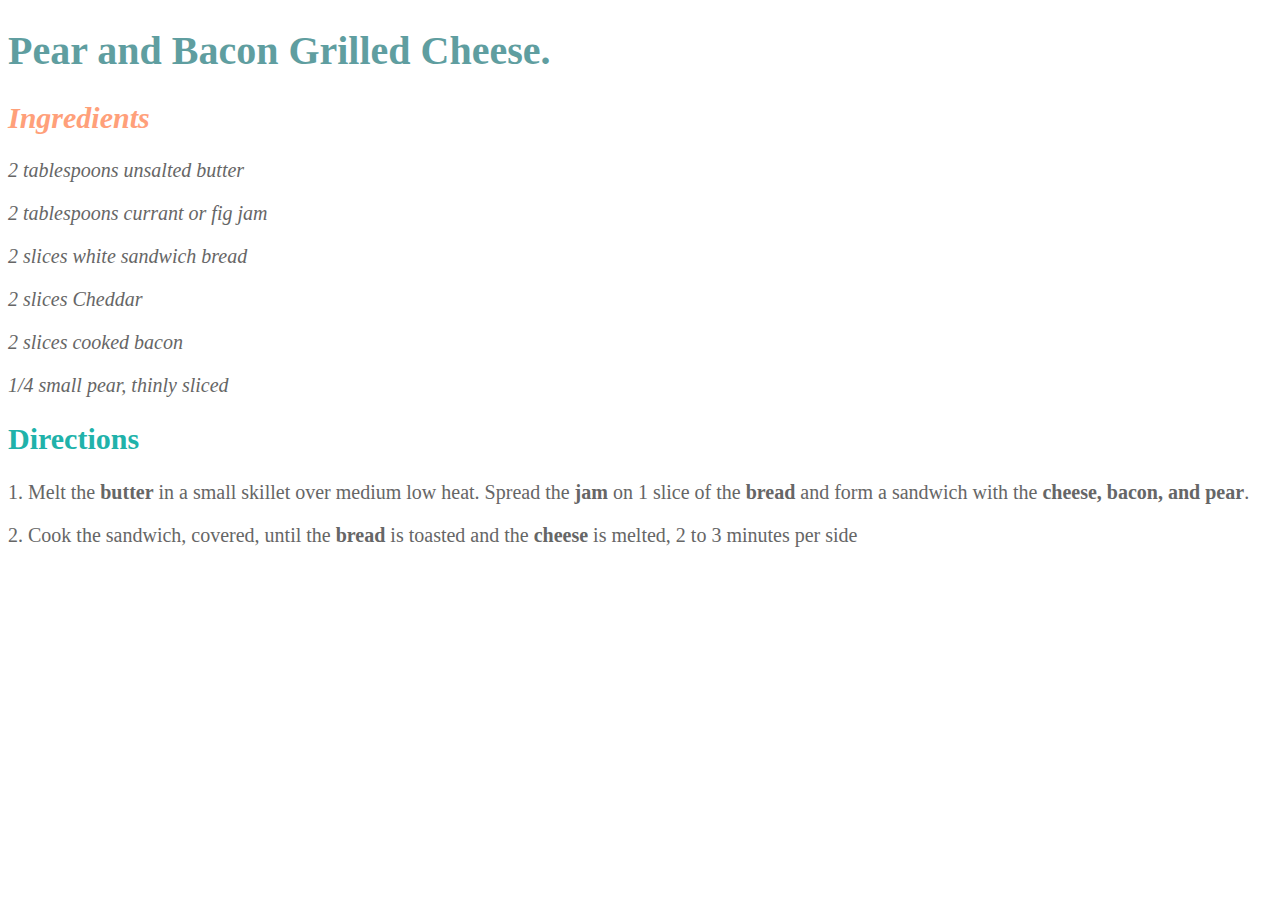
<file: front_end_prep/exercises_html_and_css_basics/index.html>
<!DOCTYPE html>
  <html>
    <head>
      <title>Grilled Cheese Recipes</title>
      <style>
        body {
          font-size: 20px;
          color: #666666;
        }

        h1 {
          color: cadetblue;
        }

        h2 {
          color: crimson;
        }

        #ingredients {
          color: lightsalmon;
        }

        #directions {
          color: lightseagreen;
        }

        .ingredients {
          font-style: italic;
        }

        .directions {
          font-style: sans-serif;
        }

      </style>
    </head>

    <body>
      <h1>Pear and Bacon Grilled Cheese.</h1>
      <div class="ingredients">
        <h2 id="ingredients">Ingredients</h2>
        <p>2 tablespoons unsalted butter</p>
        <p>2 tablespoons currant or fig jam</p>
        <p>2 slices white sandwich bread</p>
        <p>2 slices Cheddar</p>
        <p>2 slices cooked bacon</p>
        <p>1/4 small pear, thinly sliced</p>
      </div>

      <div class="directions">
      <h2 id="directions">Directions</h2>
      <p>1. Melt the <strong>butter</strong> in a small skillet over medium low heat. Spread the <strong>jam</strong> on 1 slice of the <strong>bread</strong> and form a sandwich with the <strong>cheese, bacon, and pear</strong>.</p>
      <p>2. Cook the sandwich, covered, until the <strong>bread</strong> is toasted and the <strong>cheese</strong> is melted, 2 to 3 minutes per side</p>
      </div>
    </body>

  </html>
</file>
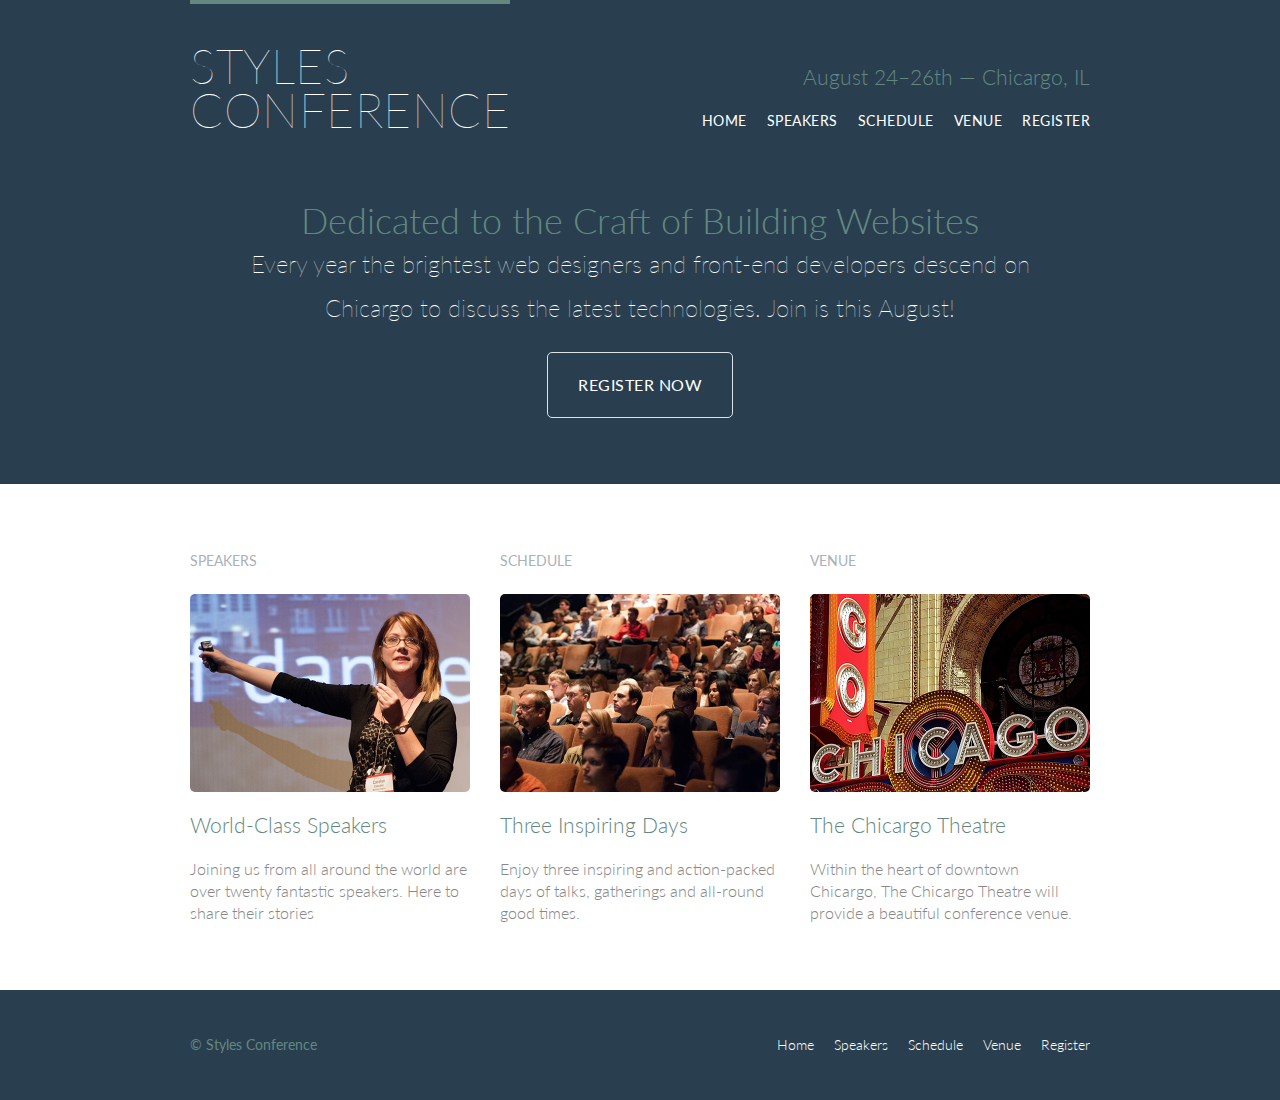
<file: front_end_prep/learn_to_code_HTML_&_Css_course/index.html>
<!DOCTYPE html>
<html lang="en">
  <head>
    <meta charset="utf-8"/>
    <title> Styles Conference</title>
    <link rel="stylesheet" type="text/css" href="assets/stylesheets/main.css"/>
    <link rel="stylesheet" href="http://fonts.googleapis.com/css?family=Lato:100,300,400">
  </head>

  <body>
    <!-- Header -->
    <header class="primary-header container group">
      
      <h1 class="logo">
        <a href="index.html"> Styles<br>Conference</a>
      </h1>

      <h3 class="tagline"> August 24&ndash;26th &mdash; Chicargo, IL</h3>

      <nav class="nav primary-nav">
        <ul>
          <li><a href="index.html">Home</a></li><!--
          --><li><a href="speakers.html">Speakers</a></li><!--
          --><li><a href="schedule.html">Schedule</a></li><!--
          --><li><a href="venue.html">Venue</a></li><!--
          --><li><a href="register.html">Register</a></li>
        </ul>
      </nav>

    </header>

  <!-- Hero  -->
    <section class="hero container">
      <h2> Dedicated to the Craft of Building Websites</h2>
      <p>Every year the brightest web designers and front-end developers descend on Chicargo to discuss the latest technologies. Join is this August!</p>
      <a class="btn btn-alt" href="register.html">Register Now</a>
    </section>

    <!-- Teasers -->
    <section class="row">
      <div class="grid">

      <!-- Speakers -->

        <section class="teaser col-1-3">
          <h5>Speakers</h5>
          <a href="speakers.html">
            <img src="assets/images/home/speakers.jpg" alt="Professional Speaker">
            <h3>World-Class Speakers</h3>
          </a>
          <p>Joining us from all around the world are over twenty fantastic speakers. Here to share their stories</p>
          
        </section><!--

        Shedule

        --><section class="teaser col-1-3">
          <h5>Schedule</h5>
          <a href="schedule.html">
          <img src="assets/images/home/schedule.jpg" alt="People sat in auditorium">
          <h3>Three Inspiring Days</h3>
          </a>
          <p>Enjoy three inspiring and action-packed days of talks, gatherings and all-round good times.</p>
        </section><!--

        Venue

        --><section class="teaser col-1-3">
          <h5>Venue</h5>
          <a href="venue.html">
          <img src="assets/images/home/venue.jpg" alt="Chicargo theatre billboard">
          <h3>The Chicargo Theatre</h3>
          </a>
          <p>Within the heart of downtown Chicargo, The Chicargo Theatre will provide a beautiful conference venue.</p>
        </section>

      </div>
    </section>

    <!-- Footer -->

    <footer class="primary-footer container group">

      <small>&copy; Styles Conference</small>
      
      <nav class="nav">
        <ul>
          <li><a href="index.html">Home</a></li><!--
          --><li><a href="speakers.html">Speakers</a></li><!--
          --><li><a href="schedule.html">Schedule</a></li><!--
          --><li><a href="venue.html">Venue</a></li><!--
          --><li><a href="register.html">Register</a></li>
        </ul>
      </nav>

    </footer>

  </body>
</html>
</file>
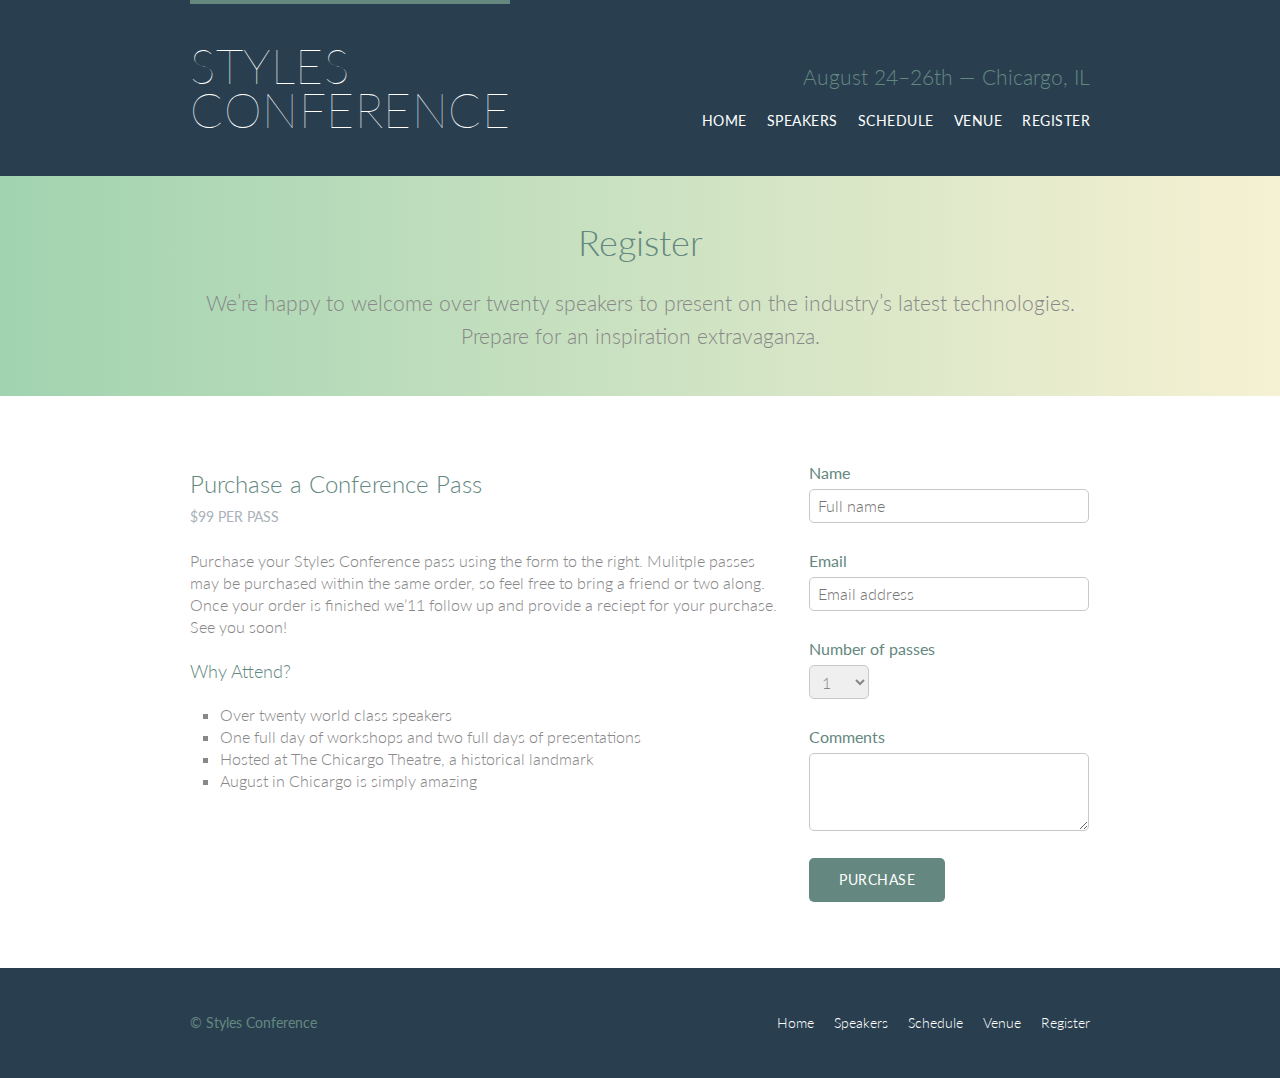
<file: front_end_prep/learn_to_code_HTML_&_Css_course/register.html>
<!DOCTYPE html>
<html lang="en">
  <head>
    <meta charset="utf-8"/>
    <title> Styles Conference</title>
    <link rel="stylesheet" type="text/css" href="assets/stylesheets/main.css"/>
    <link rel="stylesheet" href="http://fonts.googleapis.com/css?family=Lato:100,300,400">
  </head>

  <body>
    <!-- Header -->
    <header class="primary-header container group">
      
      <h1 class="logo">
        <a href="index.html"> Styles<br>Conference</a>
      </h1>

      <h3 class="tagline"> August 24&ndash;26th &mdash; Chicargo, IL</h3>

      <nav class="nav primary-nav">
        <ul>
          <li><a href="index.html">Home</a></li><!--
          --><li><a href="speakers.html">Speakers</a></li><!--
          --><li><a href="schedule.html">Schedule</a></li><!--
          --><li><a href="venue.html">Venue</a></li><!--
          --><li><a href="register.html">Register</a></li>
        </ul>
      </nav>

    </header>
<!-- lead -->
    <section class="row-alt">
      <div class=" lead container">

        <h1>Register</h1>

        <p>We&#8217;re happy to welcome over twenty speakers to present on the industry&#8217;s latest technologies. Prepare for an inspiration extravaganza.</p>
        
      </div>
    </section>

<!-- form -->

    <section class="row">
      <div class="grid">
        <section class="col-2-3">
          <h2>Purchase a Conference Pass</h2>
          <h5>$99 per Pass</h5>
          <p>Purchase your Styles Conference pass using the form to the right. Mulitple passes may be purchased within the same order, so feel free to bring a friend or two along. Once your order is finished we&#8217;11 follow up and provide a reciept for your purchase. See you soon!</p>
          
          <h4>Why Attend?</h4>
          <ul class="why-attend">
            <li>Over twenty world class speakers</li>
            <li>One full day of workshops and two full days of presentations</li>
            <li>Hosted at The Chicargo Theatre, a historical landmark</li>
            <li>August in Chicargo is simply amazing</li>
          </ul>

        </section><!--
        --><form class="col-1-3" action="#" method="post">
              <fieldset class="register-group">
                
                <label>
                  Name
                  <input type="text" name="name" placeholder="Full name" required>
                </label>

                <label>
                  Email
                  <input type="email" name="email" placeholder="Email address" required>
                </label>

                <label>
                  Number of passes
                  <select name="quantity" required>
                    <option value="1" selected>1</option>
                    <option value="2">2</option>
                    <option value="3">3</option>
                    <option value="4">4</option>
                    <option value="5">5</option>
                  </select>
                </label>

                <label>
                  Comments
                  <textarea name="comments"></textarea>
                </label>


              </fieldset>
            <input class="btn btn-default" type="submit" name="submit" value="Purchase">
        </form>
      </div>
    </section>

    <!-- Footer -->

    <footer class="primary-footer container group">

      <small>&copy; Styles Conference</small>
      
      <nav class="nav">
        <ul>
          <li><a href="index.html">Home</a></li><!--
          --><li><a href="speakers.html">Speakers</a></li><!--
          --><li><a href="schedule.html">Schedule</a></li><!--
          --><li><a href="venue.html">Venue</a></li><!--
          --><li><a href="register.html">Register</a></li>
        </ul>
      </nav>

    </footer>

  </body>
</html>
</file>
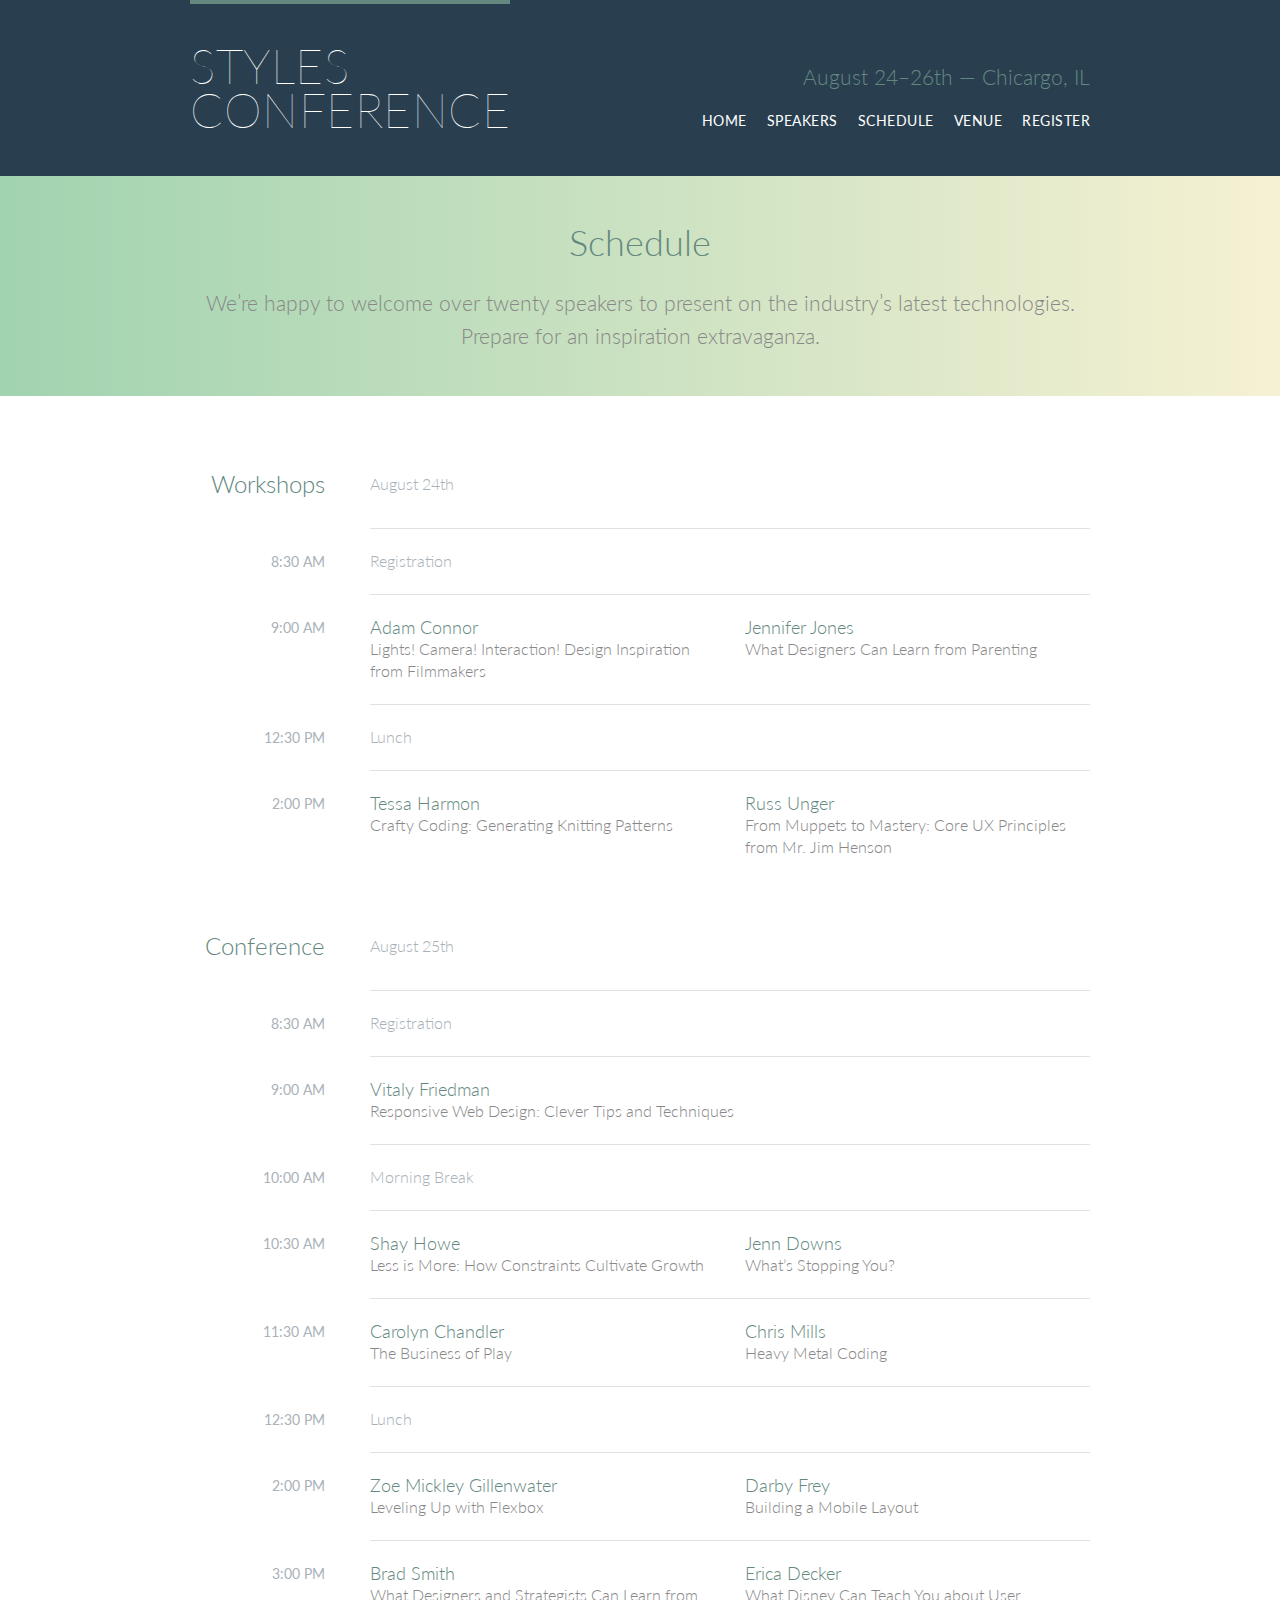
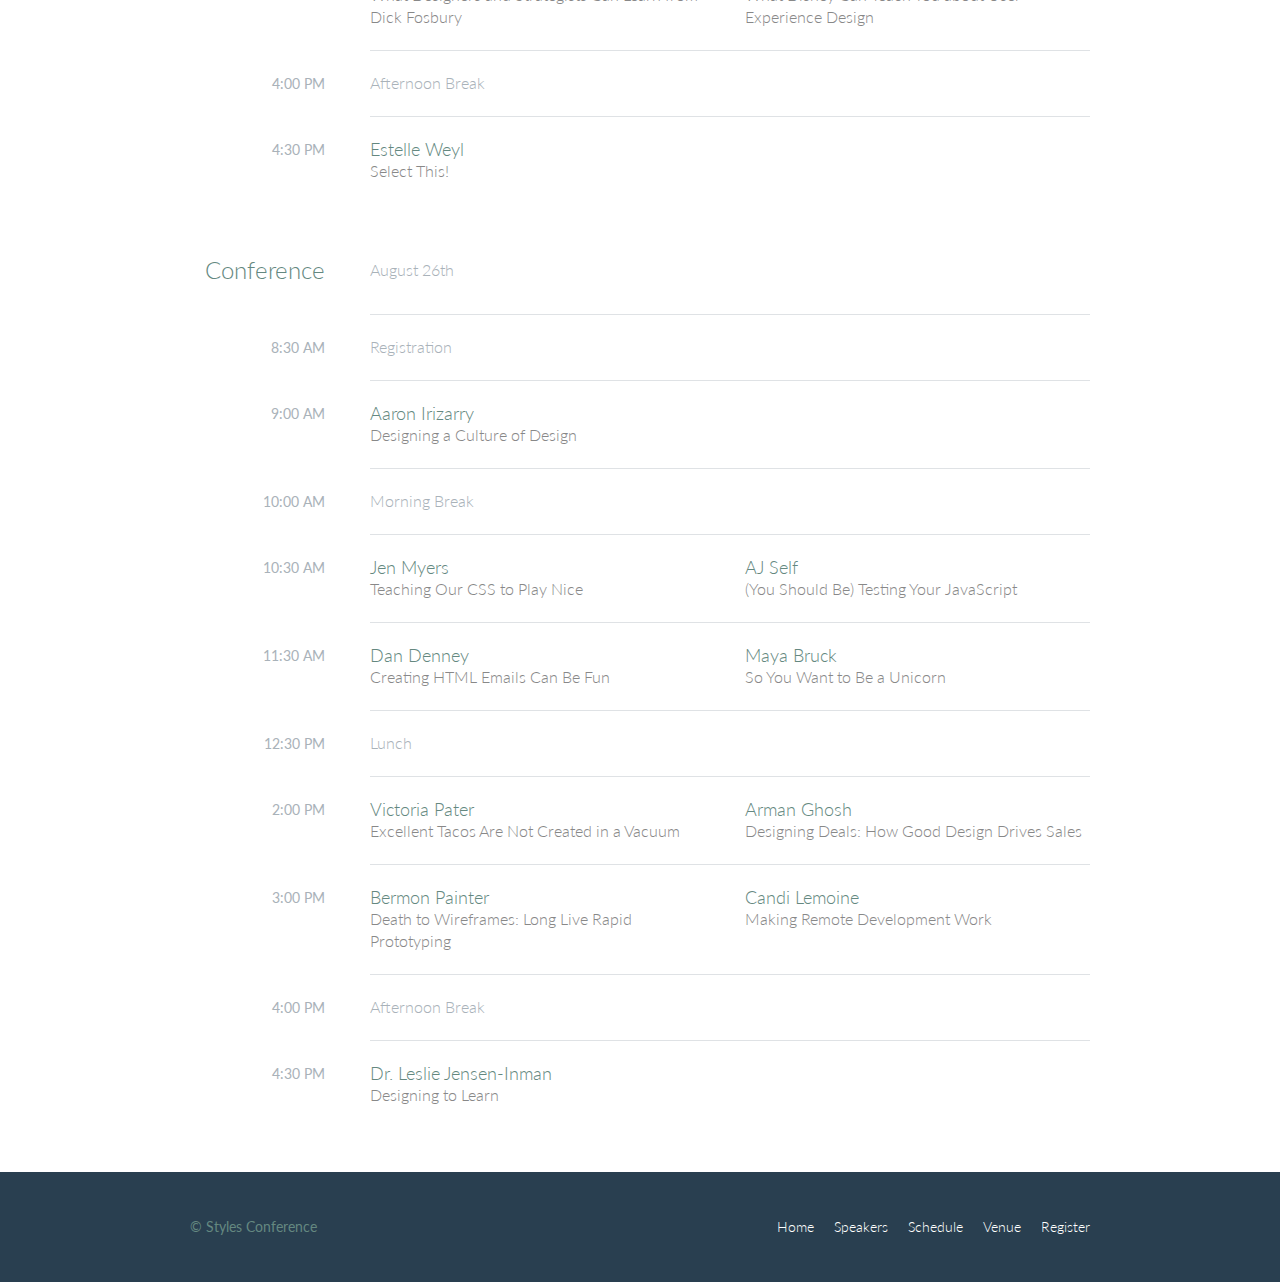
<file: front_end_prep/learn_to_code_HTML_&_Css_course/schedule.html>
<!DOCTYPE html>
<html lang="en">
  <head>
    <meta charset="utf-8"/>
    <title> Styles Conference</title>
    <link rel="stylesheet" type="text/css" href="assets/stylesheets/main.css"/>
    <link rel="stylesheet" href="http://fonts.googleapis.com/css?family=Lato:100,300,400">
  </head>

  <body>
    <!-- Header -->
    <header class="primary-header container group">
      
      <h1 class="logo">
        <a href="index.html"> Styles<br>Conference</a>
      </h1>

      <h3 class="tagline"> August 24&ndash;26th &mdash; Chicargo, IL</h3>

      <nav class="nav primary-nav">
        <ul>
          <li><a href="index.html">Home</a></li><!--
          --><li><a href="speakers.html">Speakers</a></li><!--
          --><li><a href="schedule.html">Schedule</a></li><!--
          --><li><a href="venue.html">Venue</a></li><!--
          --><li><a href="register.html">Register</a></li>
        </ul>
      </nav>

    </header>
<!-- lead -->
    <section class="row-alt">
      <div class=" lead container">

        <h1>Schedule</h1>

        <p>We&#8217;re happy to welcome over twenty speakers to present on the industry&#8217;s latest technologies. Prepare for an inspiration extravaganza.</p>
        
      </div>
    </section>

    <!-- Main content -->

    <section class="row">
      <div class="container">

        <!-- Workshops -->

        <table>
          <thead>
            <tr>
              <th scope="row">
                Workshops
              </th>
              <td class="schedule-offset" colspan="2">
                August 24th
              </td>
            </tr>
          </thead>
          <tbody>
            <tr>
              <th scope="row">
                <time datetime="08:30:00">8:30 AM</time>
              </th>
              <td class="schedule-offset" colspan="2">
                Registration
              </td>
            </tr>
            <tr>
              <th scope="row">
                <time datetime="09:00:00">9:00 AM</time>
              </th>
              <td>
                <a href="speakers.html#adam-connor">
                  <h4>Adam Connor</h4>
                  Lights! Camera! Interaction! Design Inspiration from Filmmakers
                </a>
              </td>
              <td>
                <a href="speakers.html#jennifer-jones">
                  <h4>Jennifer Jones</h4>
                  What Designers Can Learn from Parenting
                </a>
              </td>
            </tr>
            <tr>
              <th scope="row">
                <time datetime="12:30:00">12:30 PM</time>
              </th>
              <td class="schedule-offset" colspan="2">
                Lunch
              </td>
            </tr>
            <tr>
              <th scope="row">
                <time datetime="14:00">2:00 PM</time>
              </th>
              <td>
                <a href="speakers.html#tessa-harmon">
                  <h4>Tessa Harmon</h4>
                  Crafty Coding: Generating Knitting Patterns
                </a>
              </td>
              <td>
                <a href="speakers.html#russ-unger">
                  <h4>Russ Unger</h4>
                  From Muppets to Mastery: Core UX Principles from Mr. Jim Henson
                </a>
              </td>
            </tr>
          </tbody>
        </table>

        <!-- Conference -->

        <table>
          <thead>
            <tr>
              <th scope="row">
                Conference
              </th>
              <td class="schedule-offset" colspan="2">
                August 25th
              </td>
            </tr>
          </thead>
          <tbody>
            <tr>
              <th scope="row">
                <time datetime="08:30:00">8:30 AM</time>
              </th>
              <td class="schedule-offset" colspan="2">
                Registration
              </td>
            </tr>
            <tr>
              <th scope="row">
                <time datetime="09:00:00">9:00 AM</time>
              </th>
              <td colspan="2">
                <a href="speakers.html#vitaly-friedman">
                  <h4>Vitaly Friedman</h4>
                  Responsive Web Design: Clever Tips and Techniques
                </a>
              </td>
            </tr>
            <tr>
              <th scope="row">
                <time datetime="10:00:00">10:00 AM</time>
              </th>
              <td class="schedule-offset" colspan="2">
                Morning Break
              </td>
            </tr>
            <tr>
              <th scope="row">
                <time datetime="10:30:00">10:30 AM</time>
              </th>
              <td>
                <a href="speakers.html#shay-howe">
                  <h4>Shay Howe</h4>
                  Less is More: How Constraints Cultivate Growth
                </a>
              </td>
              <td>
                <a href="speakers.html#jenn-downs">
                  <h4>Jenn Downs</h4>
                  What&#8217;s Stopping You?
                </a>
              </td>
            </tr>
            <tr>
              <th scope="row">
                <time datetime="11:30:00">11:30 AM</time>
              </th>
              <td>
                <a href="speakers.html#carolyn-chandler">
                  <h4>Carolyn Chandler</h4>
                  The Business of Play
                </a>
              </td>
              <td>
                <a href="speakers.html#chris-mills">
                  <h4>Chris Mills</h4>
                  Heavy Metal Coding
                </a>
              </td>
            </tr>
            <tr>
              <th scope="row">
                <time datetime="12:30:00">12:30 PM</time>
              </th>
              <td class="schedule-offset" colspan="2">
                Lunch
              </td>
            </tr>
            <tr>
              <th scope="row">
                <time datetime="14:00">2:00 PM</time>
              </th>
              <td>
                <a href="speakers.html#zoe-mickley-gillenwater">
                  <h4>Zoe Mickley Gillenwater</h4>
                  Leveling Up with Flexbox
                </a>
              </td>
              <td>
                <a href="speakers.html#darby-frey">
                  <h4>Darby Frey</h4>
                  Building a Mobile Layout
                </a>
              </td>
            </tr>
            <tr>
              <th scope="row">
                <time datetime="15:00:00">3:00 PM</time>
              </th>
              <td>
                <a href="speakers.html#brad-smith">
                  <h4>Brad Smith</h4>
                  What Designers and Strategists Can Learn from Dick Fosbury
                </a>
              </td>
              <td>
                <a href="speakers.html#erica-decker">
                  <h4>Erica Decker</h4>
                  What Disney Can Teach You about User Experience Design
                </a>
              </td>
            </tr>
            <tr>
              <th scope="row">
                <time datetime="16:00:00">4:00 PM</time>
              </th>
              <td class="schedule-offset" colspan="2">
                Afternoon Break
              </td>
            </tr>
            <tr>
              <th scope="row">
                <time datetime="16:30:00">4:30 PM</time>
              </th>
              <td colspan="2">
                <a href="speakers.html#estelle-weyl">
                  <h4>Estelle Weyl</h4>
                  Select This!
                </a>
              </td>
            </tr>
          </tbody>
        </table>

        <!-- Conference -->

        <table>
          <thead>
            <tr>
              <th scope="row">
                Conference
              </th>
              <td class="schedule-offset" colspan="2">
                August 26th
              </td>
            </tr>
          </thead>
          <tbody>
            <tr>
              <th scope="row">
                <time datetime="08:30:00">8:30 AM</time>
              </th>
              <td class="schedule-offset" colspan="2">
                Registration
              </td>
            </tr>
            <tr>
              <th scope="row">
                <time datetime="09:00:00">9:00 AM</time>
              </th>
              <td colspan="2">
                <a href="speakers.html#aaron-irizarry">
                  <h4>Aaron Irizarry</h4>
                  Designing a Culture of Design
                </a>
              </td>
            </tr>
            <tr>
              <th scope="row">
                <time datetime="10:00:00">10:00 AM</time>
              </th>
              <td class="schedule-offset" colspan="2">
                Morning Break
              </td>
            </tr>
            <tr>
              <th scope="row">
                <time datetime="10:30:00">10:30 AM</time>
              </th>
              <td>
                <a href="speakers.html#jen-myers">
                  <h4>Jen Myers</h4>
                  Teaching Our CSS to Play Nice
                </a>
              </td>
              <td>
                <a href="speakers.html#aj-self">
                  <h4>AJ Self</h4>
                  (You Should Be) Testing Your JavaScript
                </a>
              </td>
            </tr>
            <tr>
              <th scope="row">
                <time datetime="11:30:00">11:30 AM</time>
              </th>
              <td>
                <a href="speakers.html#dan-denney">
                  <h4>Dan Denney</h4>
                  Creating HTML Emails Can Be Fun
                </a>
              </td>
              <td>
                <a href="speakers.html#maya-bruck">
                  <h4>Maya Bruck</h4>
                  So You Want to Be a Unicorn
                </a>
              </td>
            </tr>
            <tr>
              <th scope="row">
                <time datetime="12:30:00">12:30 PM</time>
              </th>
              <td class="schedule-offset" colspan="2">
                Lunch
              </td>
            </tr>
            <tr>
              <th scope="row">
                <time datetime="14:00">2:00 PM</time>
              </th>
              <td>
                <a href="speakers.html#victoria-pater">
                  <h4>Victoria Pater</h4>
                  Excellent Tacos Are Not Created in a Vacuum
                </a>
              </td>
              <td>
                <a href="speakers.html#arman-ghosh">
                  <h4>Arman Ghosh</h4>
                  Designing Deals: How Good Design Drives Sales
                </a>
              </td>
            </tr>
            <tr>
              <th scope="row">
                <time datetime="15:00:00">3:00 PM</time>
              </th>
              <td>
                <a href="speakers.html#bermon-painter">
                  <h4>Bermon Painter</h4>
                  Death to Wireframes: Long Live Rapid Prototyping
                </a>
              </td>
              <td>
                <a href="speakers.html#candi-lemoine">
                  <h4>Candi Lemoine</h4>
                  Making Remote Development Work
                </a>
              </td>
            </tr>
            <tr>
              <th scope="row">
                <time datetime="16:00:00">4:00 PM</time>
              </th>
              <td class="schedule-offset" colspan="2">
                Afternoon Break
              </td>
            </tr>
            <tr>
              <th scope="row">
                <time datetime="16:30:00">4:30 PM</time>
              </th>
              <td colspan="2">
                <a href="speakers.html#leslie-jensen-inman">
                  <h4>Dr. Leslie Jensen-Inman</h4>
                  Designing to Learn
                </a>
              </td>
            </tr>
          </tbody>
        </table>

      </div>
    </section>


    <!-- Footer -->

    <footer class="primary-footer container group">

      <small>&copy; Styles Conference</small>
      
      <nav class="nav">
        <ul>
          <li><a href="index.html">Home</a></li><!--
          --><li><a href="speakers.html">Speakers</a></li><!--
          --><li><a href="schedule.html">Schedule</a></li><!--
          --><li><a href="venue.html">Venue</a></li><!--
          --><li><a href="register.html">Register</a></li>
        </ul>
      </nav>

    </footer>

  </body>
</html>
</file>
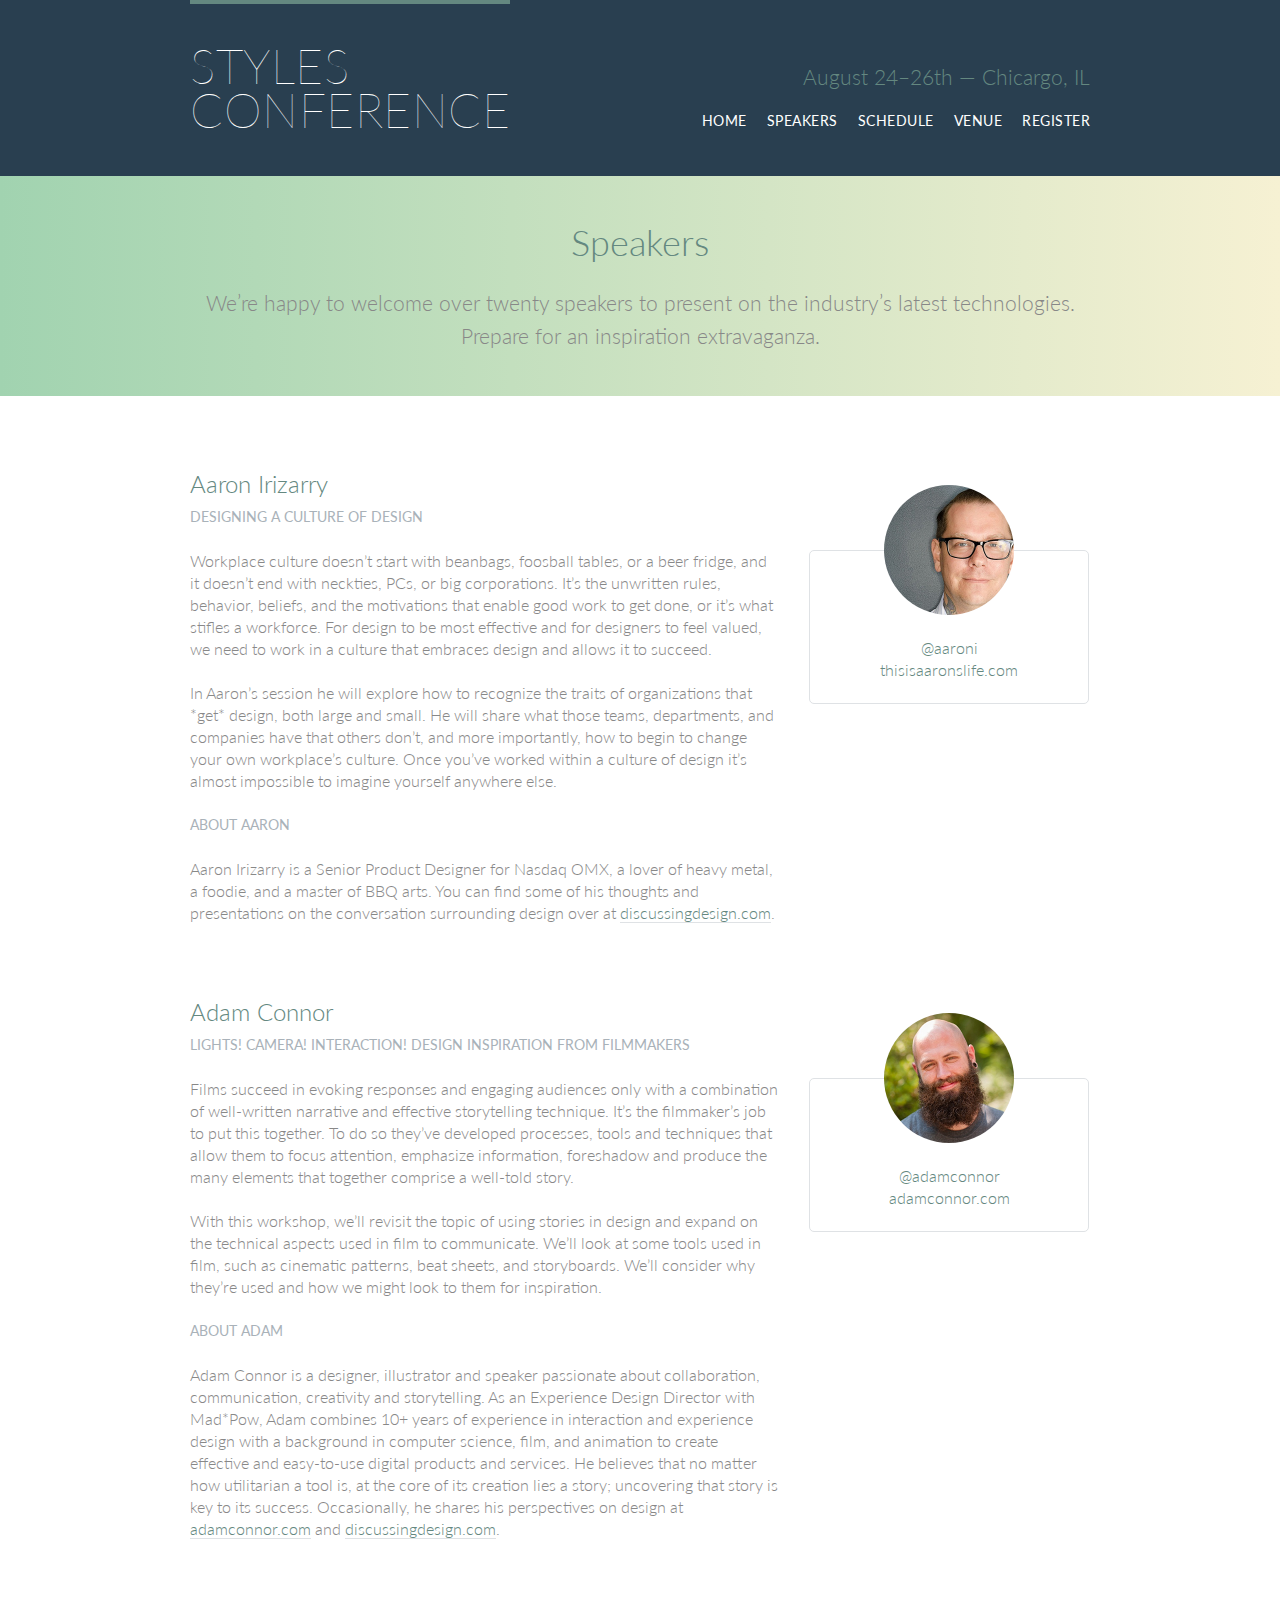
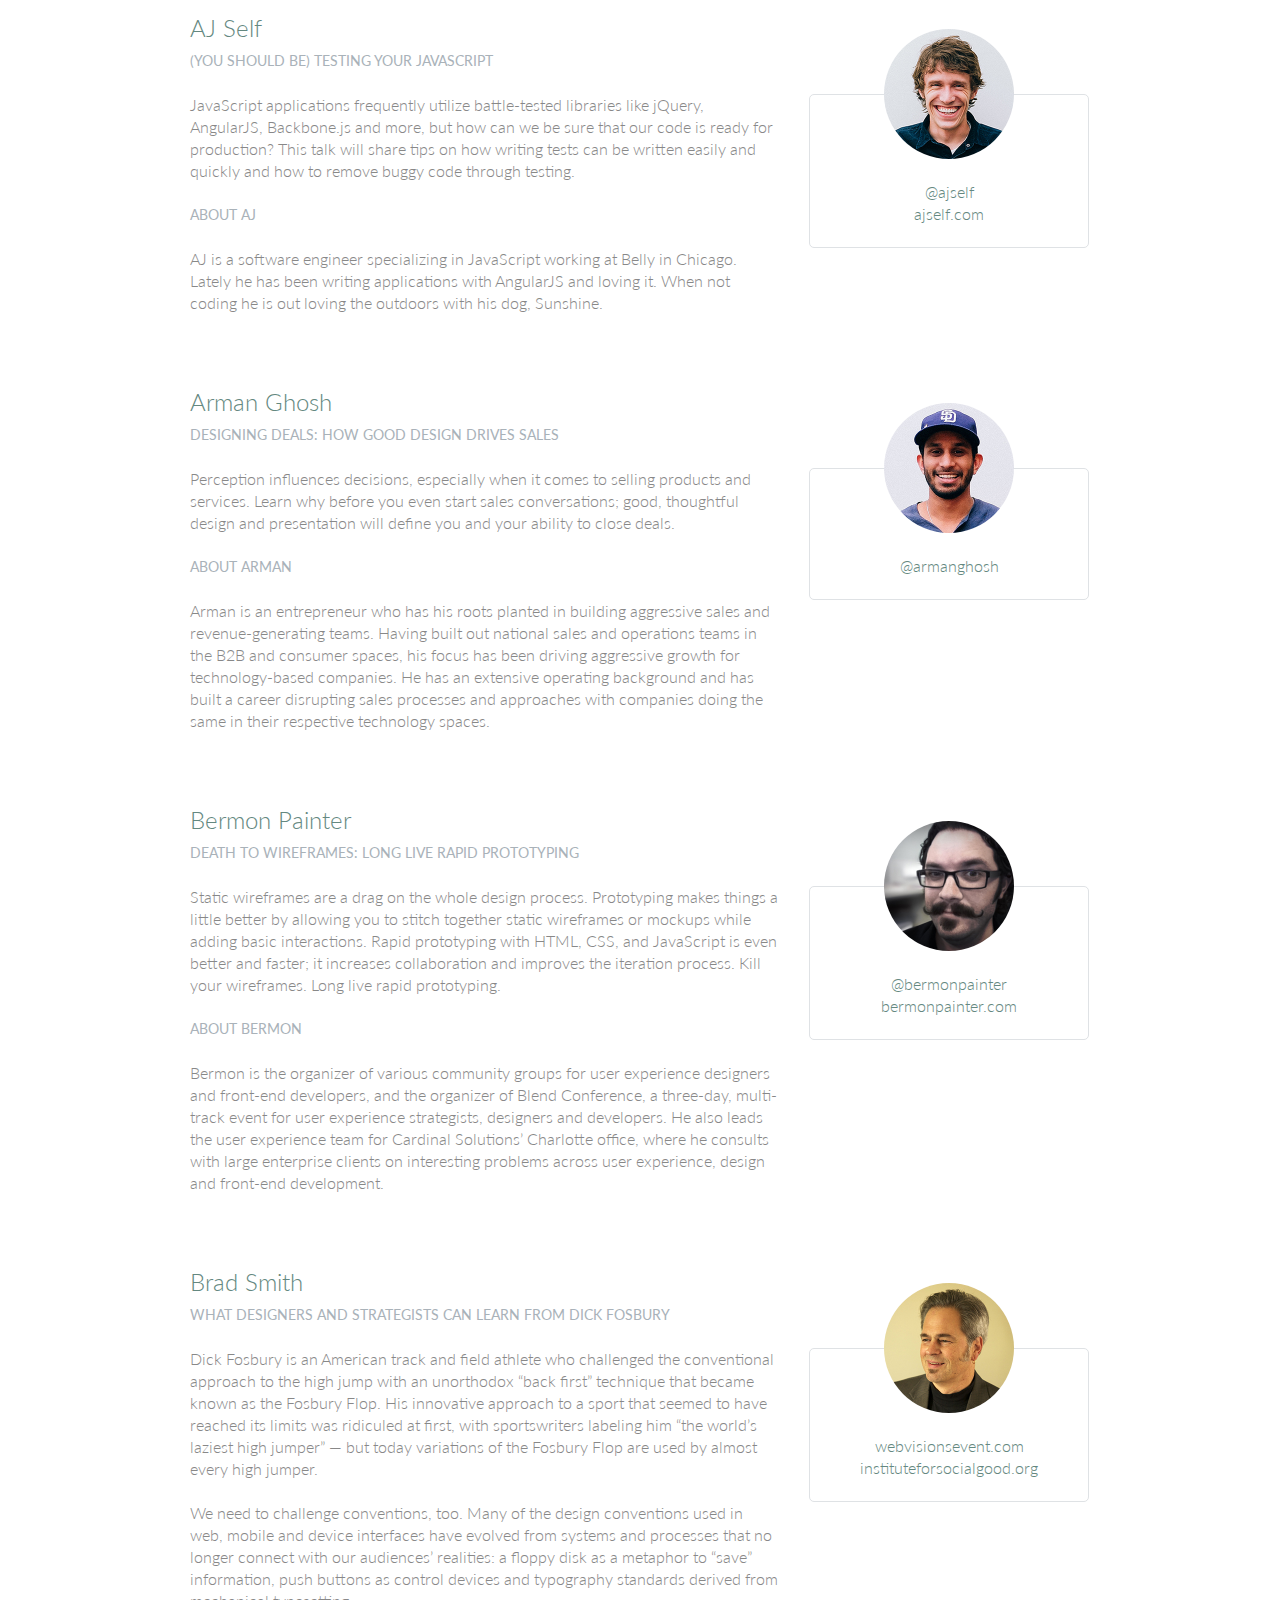
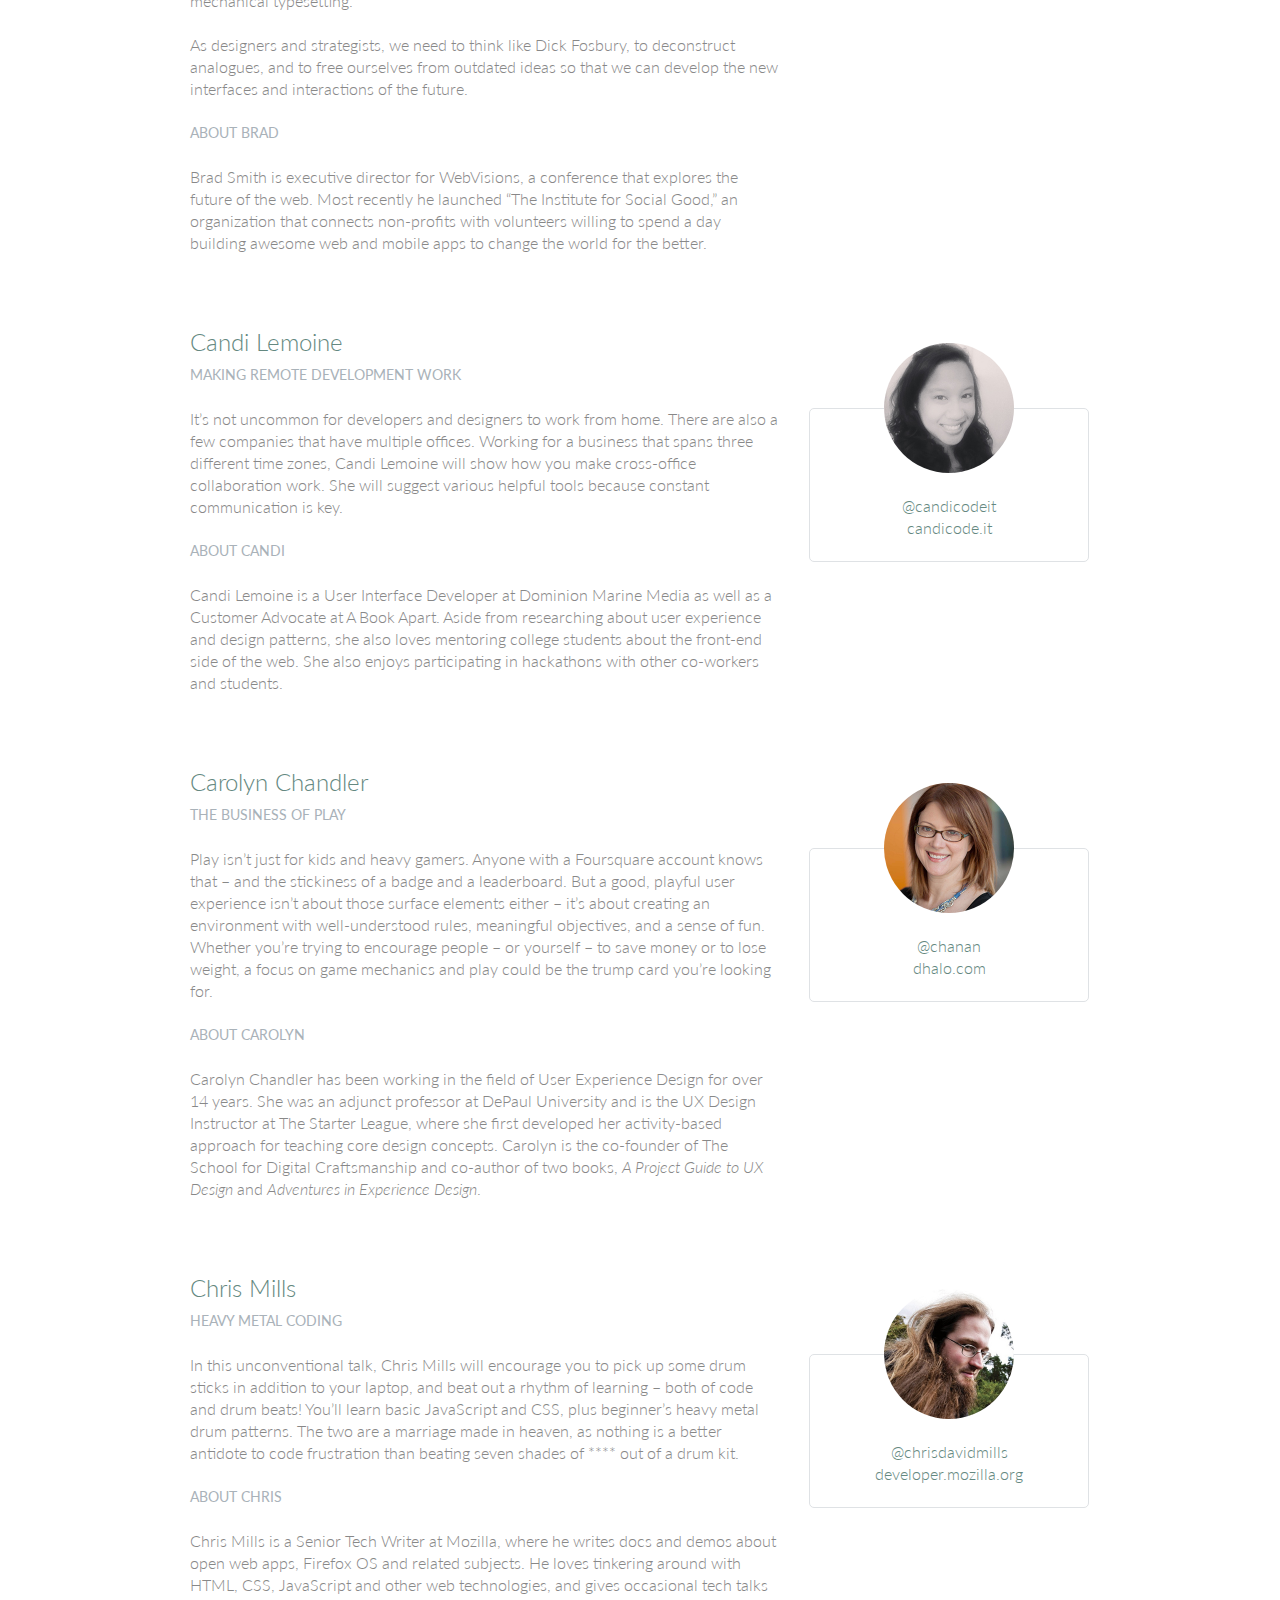
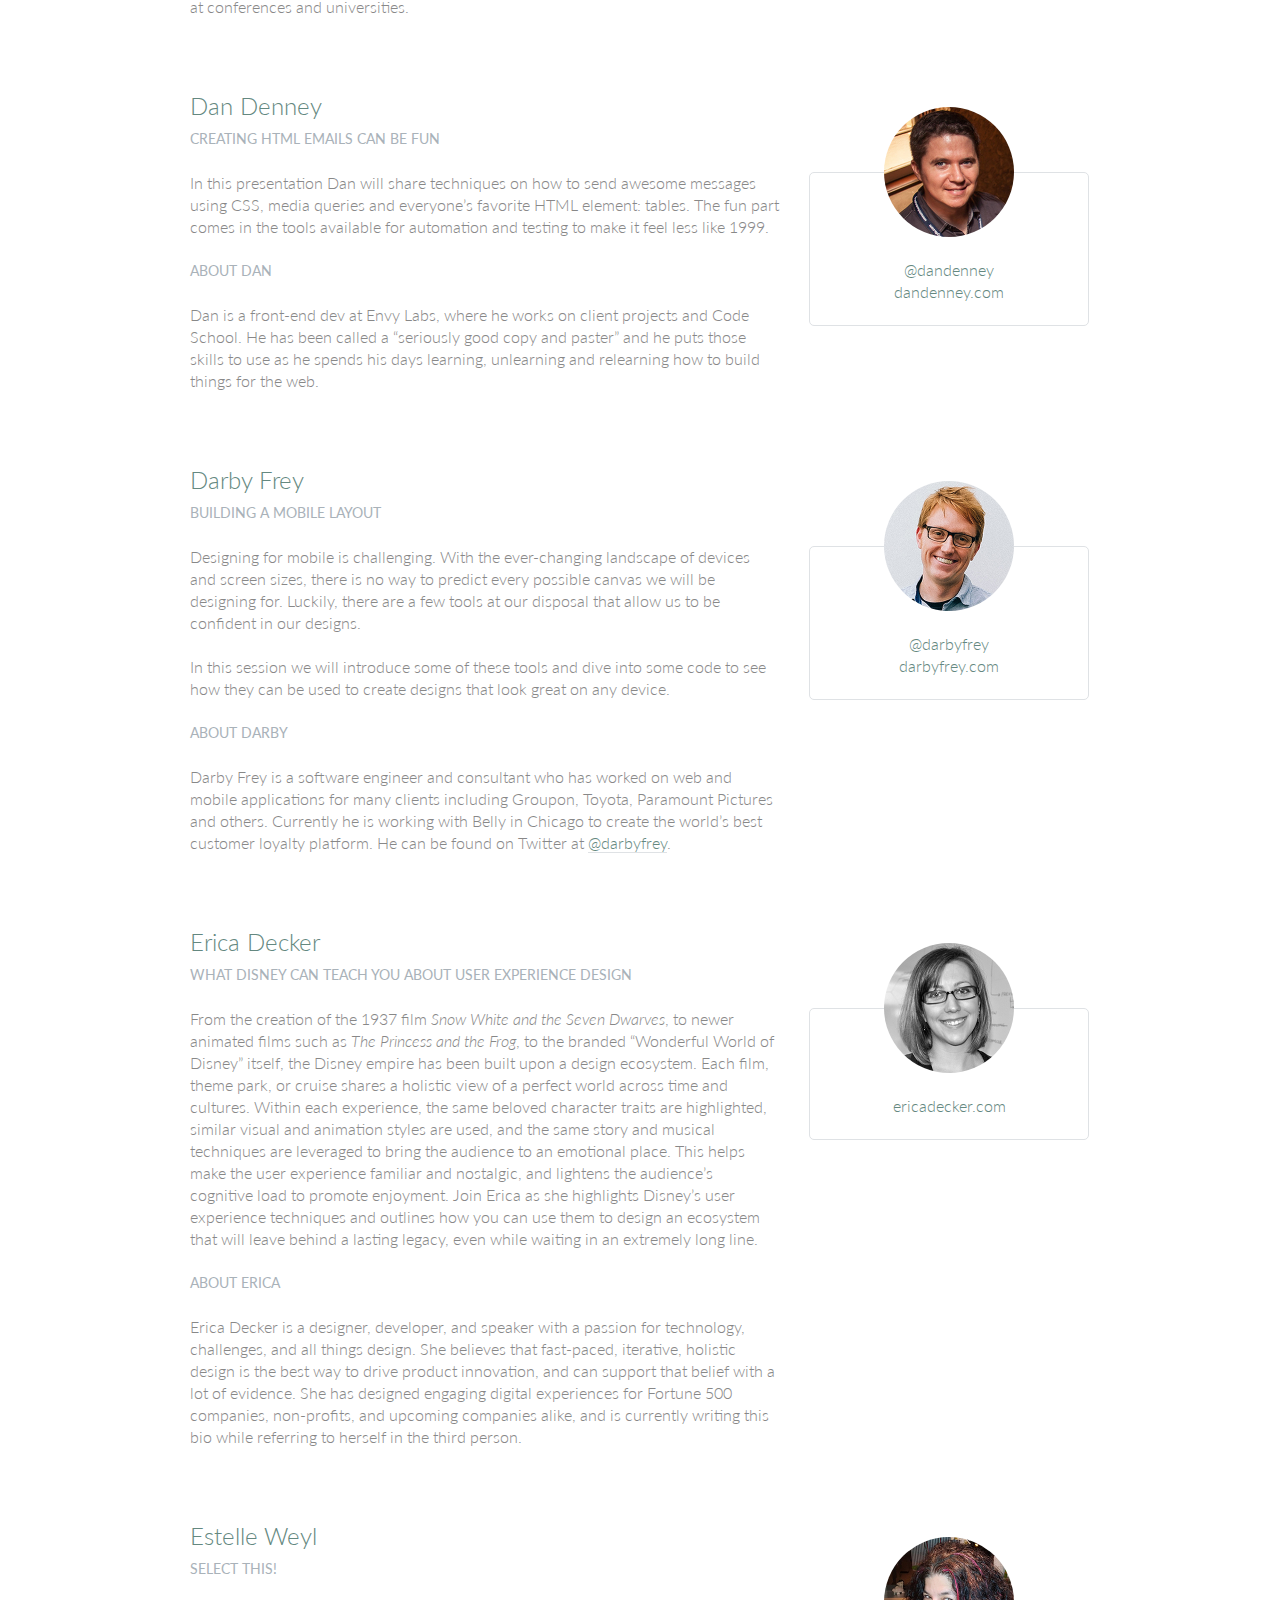
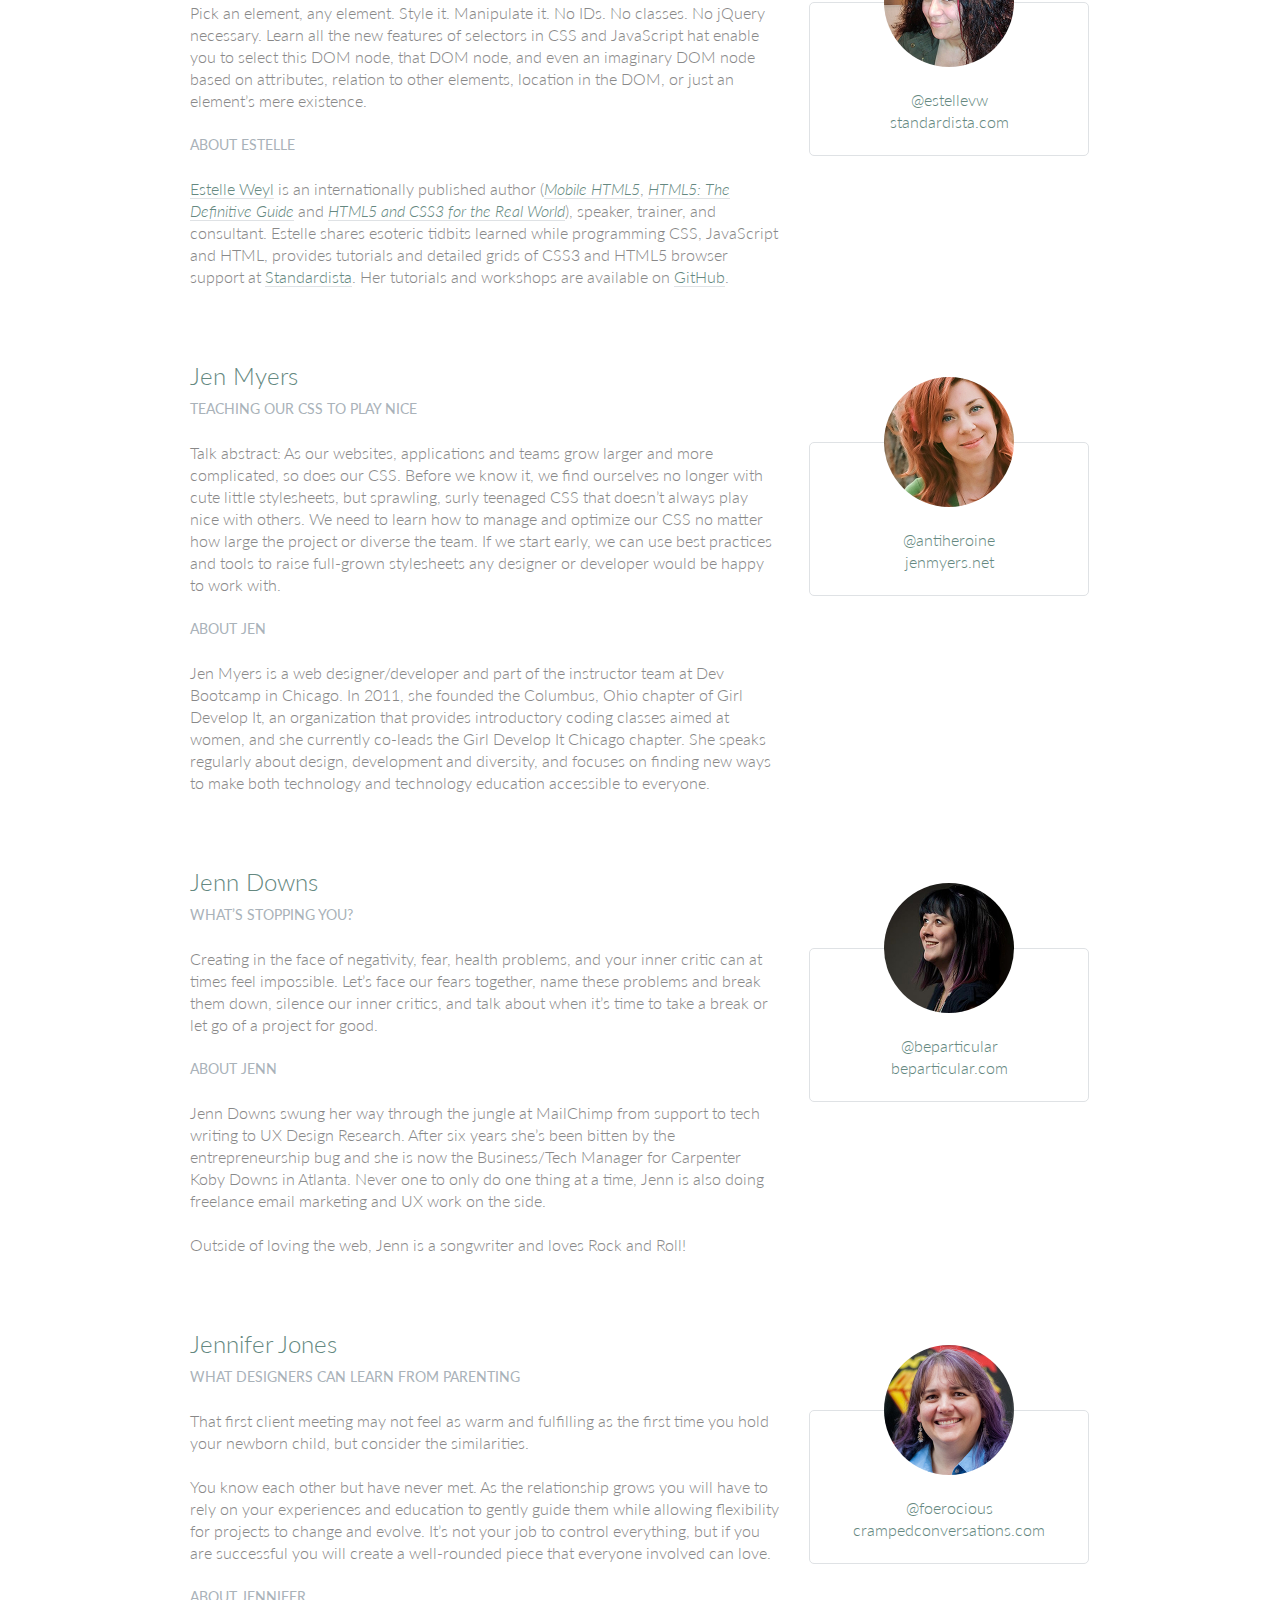
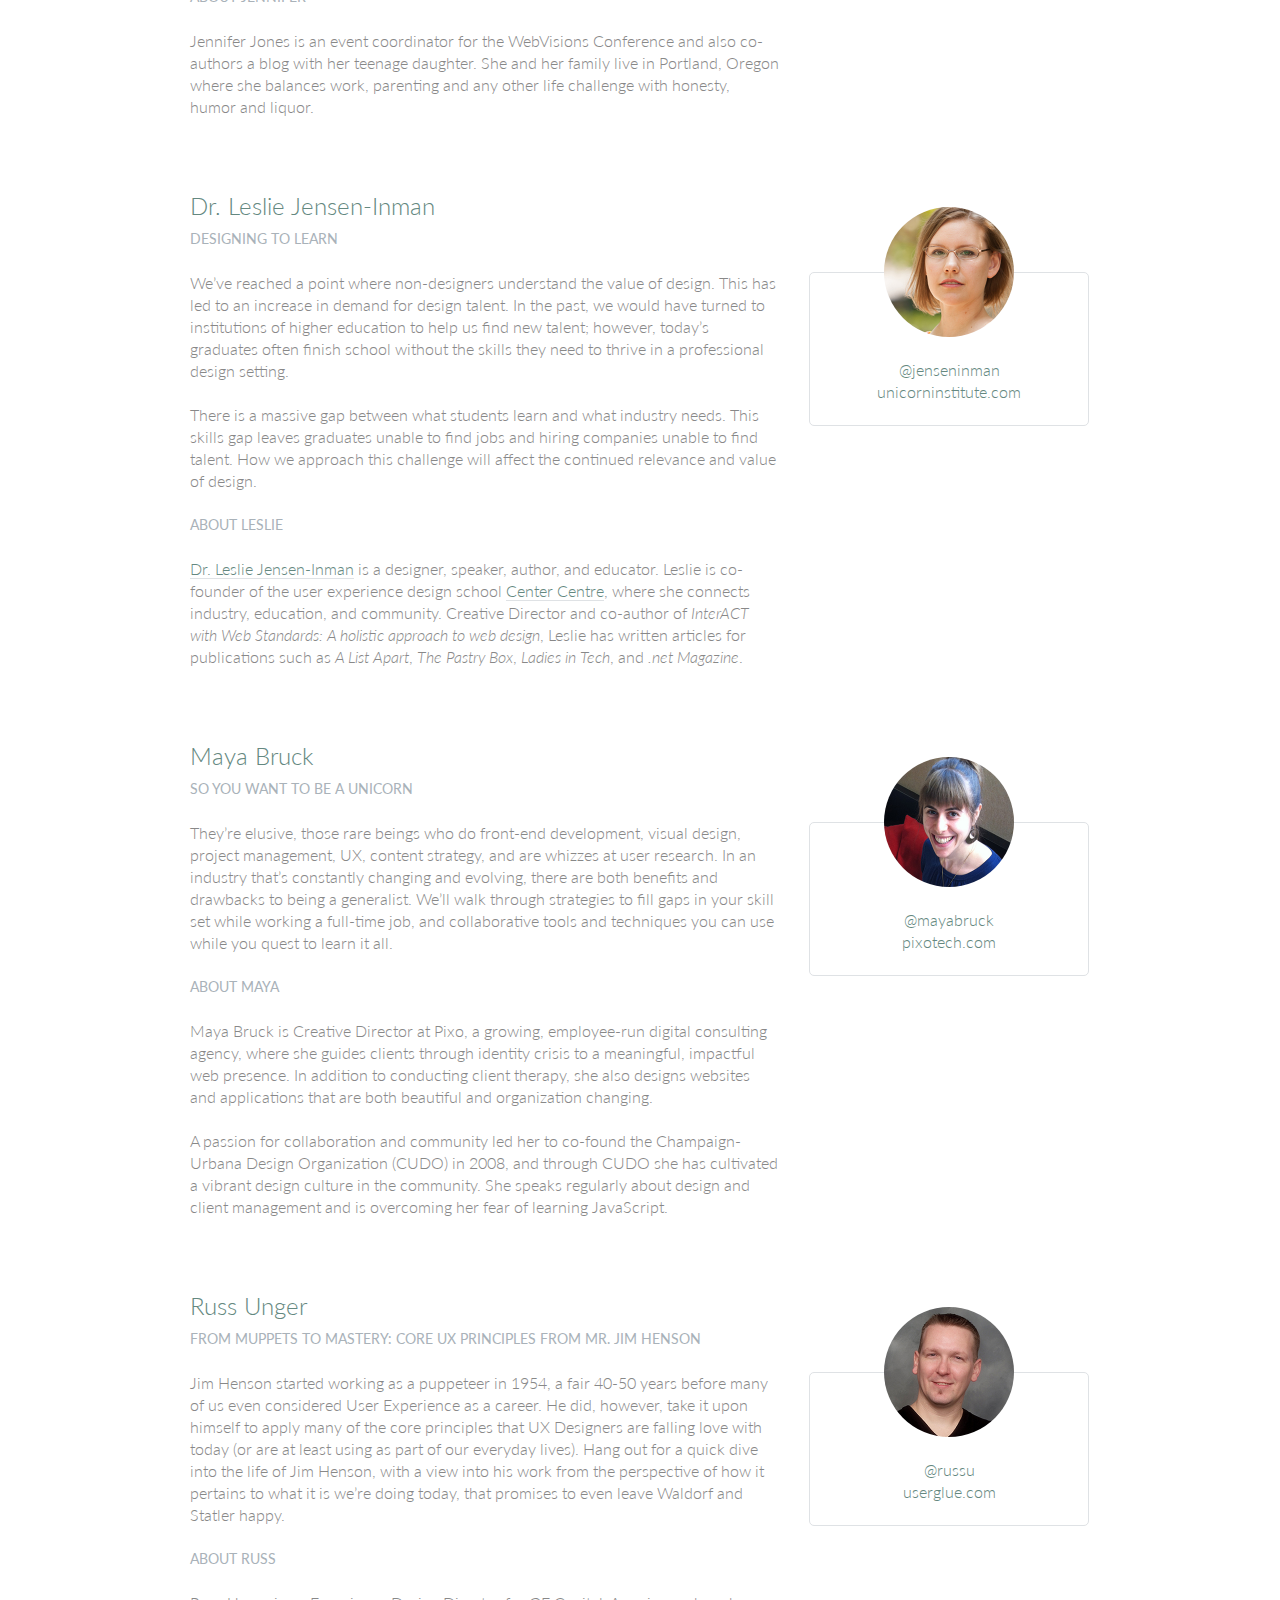
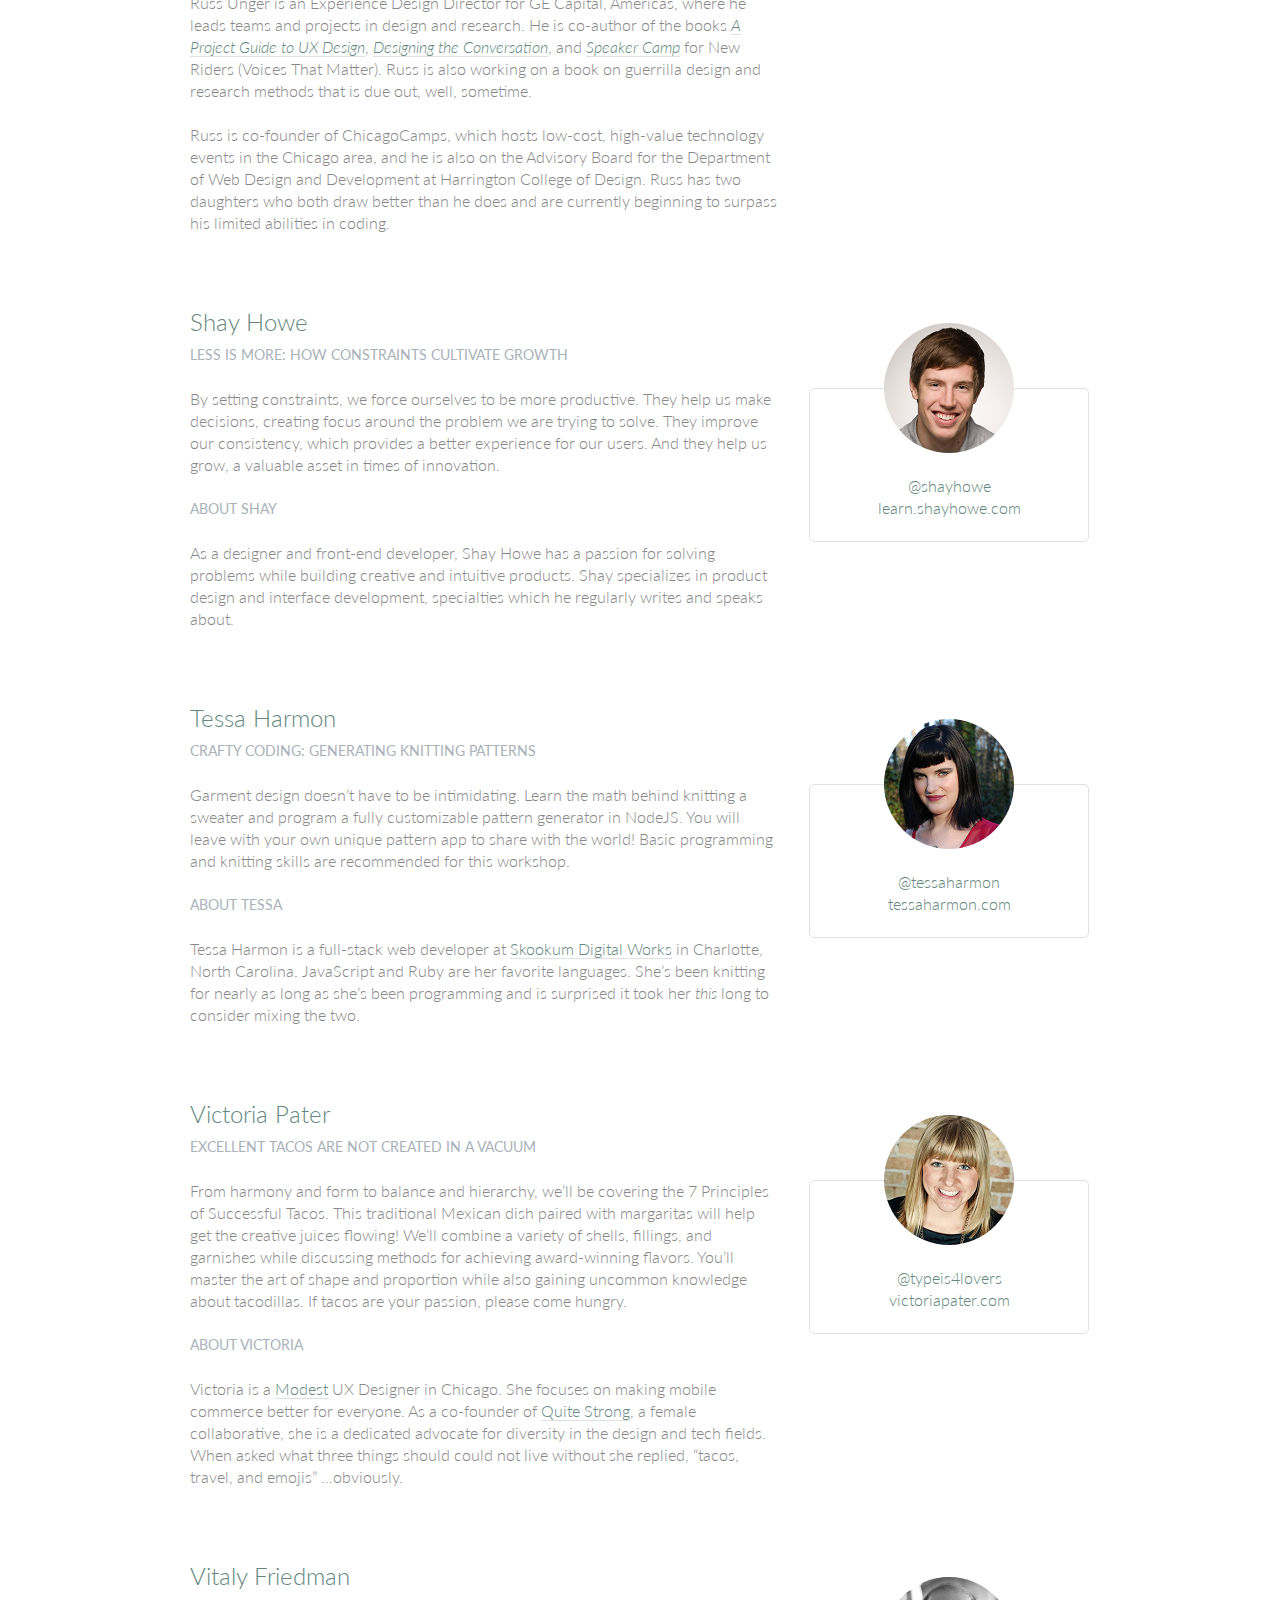
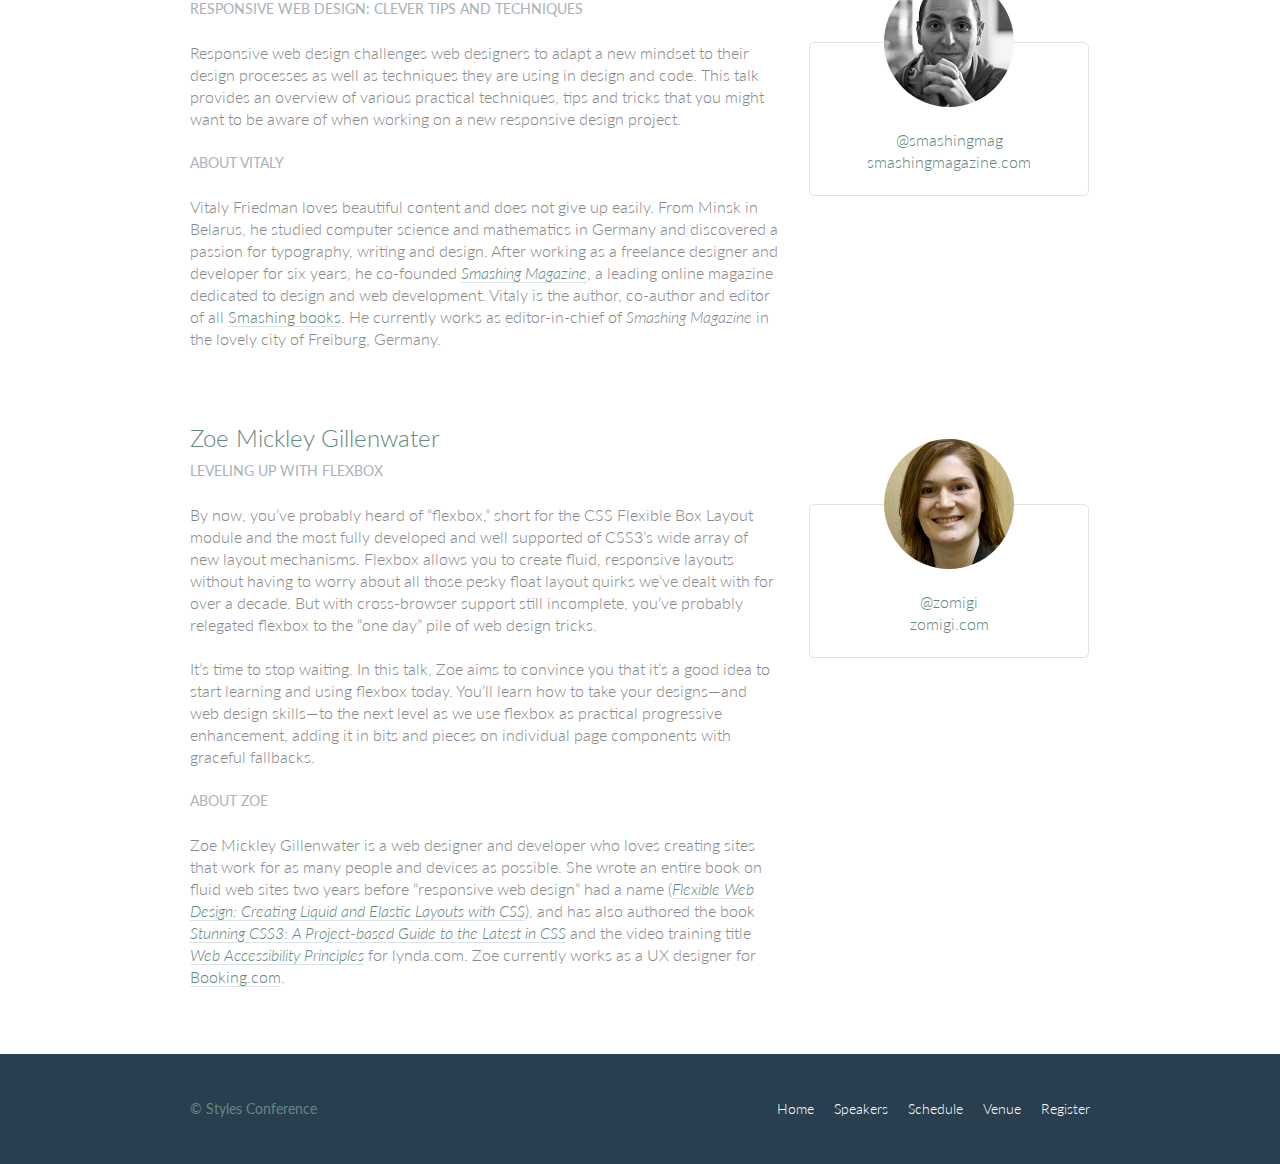
<file: front_end_prep/learn_to_code_HTML_&_Css_course/speakers.html>
<!DOCTYPE html>
<html lang="en">
  <head>
    <meta charset="utf-8"/>
    <title> Styles Conference</title>
    <link rel="stylesheet" type="text/css" href="assets/stylesheets/main.css"/>
    <link rel="stylesheet" href="http://fonts.googleapis.com/css?family=Lato:100,300,400">
  </head>

  <body>
    <!-- Header -->
    <header class="primary-header container group">
      
      <h1 class="logo">
        <a href="index.html"> Styles<br>Conference</a>
      </h1>

      <h3 class="tagline"> August 24&ndash;26th &mdash; Chicargo, IL</h3>

      <nav class="nav primary-nav">
       <ul>
          <li><a href="index.html">Home</a></li><!--
          --><li><a href="speakers.html">Speakers</a></li><!--
          --><li><a href="schedule.html">Schedule</a></li><!--
          --><li><a href="venue.html">Venue</a></li><!--
          --><li><a href="register.html">Register</a></li>
        </ul>
      </nav>

    </header>

<!-- Lead -->
    <section class="row-alt">
      <div class=" lead container">

        <h1>Speakers</h1>

        <p>We&#8217;re happy to welcome over twenty speakers to present on the industry&#8217;s latest technologies. Prepare for an inspiration extravaganza.</p>

      </div>
    </section>

<!-- Main content -->

    <section class="row">
      <div class="grid">

        <!-- Aaron Irizarry -->

        <section class="speaker" id="aaron-irizarry">

          <div class="col-2-3">

            <h2>Aaron Irizarry</h2>
            <h5>Designing a Culture of Design</h5>

            <p>Workplace culture doesn&#8217;t start with beanbags, foosball tables, or a beer fridge, and it doesn&#8217;t end with neckties, PCs, or big corporations. It&#8217;s the unwritten rules, behavior, beliefs, and the motivations that enable good work to get done, or it&#8217;s what stifles a workforce. For design to be most effective and for designers to feel valued, we need to work in a culture that embraces design and allows it to succeed.</p>

            <p>In Aaron&#8217;s session he will explore how to recognize the traits of organizations that *get* design, both large and small. He will share what those teams, departments, and companies have that others don&#8217;t, and more importantly, how to begin to change your own workplace&#8217;s culture. Once you&#8217;ve worked within a culture of design it&#8217;s almost impossible to imagine yourself anywhere else.</p>

            <h5>About Aaron</h5>

            <p>Aaron Irizarry is a Senior Product Designer for Nasdaq OMX, a lover of heavy metal, a foodie, and a master of BBQ arts. You can find some of his thoughts and presentations on the conversation surrounding design over at <a href="http://www.discussingdesign.com/">discussingdesign.com</a>.</p>

          </div><!--

          --><aside class="col-1-3">
            <div class="speaker-info">

              <img src="assets/images/speakers/aaron-irizarry.jpg" alt="Aaron Irizarry">

              <ul>
                <li><a href="https://twitter.com/aaroni">@aaroni</a></li>
                <li><a href="http://www.thisisaaronslife.com/">thisisaaronslife.com</a></li>
              </ul>

            </div>
          </aside>

        </section>

        <!-- Adam Connor -->

        <section class="speaker" id="adam-connor">

          <div class="col-2-3">

            <h2>Adam Connor</h2>
            <h5>Lights! Camera! Interaction! Design Inspiration from Filmmakers</h5>

            <p>Films succeed in evoking responses and engaging audiences only with a combination of well-written narrative and effective storytelling technique. It&#8217;s the filmmaker&#8217;s job to put this together. To do so they&#8217;ve developed processes, tools and techniques that allow them to focus attention, emphasize information, foreshadow and produce the many elements that together comprise a well-told story.</p>

            <p>With this workshop, we&#8217;ll revisit the topic of using stories in design and expand on the technical aspects used in film to communicate. We&#8217;ll look at some tools used in film, such as cinematic patterns, beat sheets, and storyboards. We&#8217;ll consider why they&#8217;re used and how we might look to them for inspiration.</p>

            <h5>About Adam</h5>

            <p>Adam Connor is a designer, illustrator and speaker passionate about collaboration, communication, creativity and storytelling. As an Experience Design Director with Mad*Pow, Adam combines 10+ years of experience in interaction and experience design with a background in computer science, film, and animation to create effective and easy-to-use digital products and services. He believes that no matter how utilitarian a tool is, at the core of its creation lies a story; uncovering that story is key to its success. Occasionally, he shares his perspectives on design at <a href="http://adamconnor.com/">adamconnor.com</a> and <a href="http://www.discussingdesign.com/">discussingdesign.com</a>.</p>

          </div><!--

          --><aside class="col-1-3">
            <div class="speaker-info">

              <img src="assets/images/speakers/adam-connor.jpg" alt="Adam Connor">

              <ul>
                <li><a href="https://twitter.com/adamconnor">@adamconnor</a></li>
                <li><a href="http://adamconnor.com/">adamconnor.com</a></li>
              </ul>

            </div>
          </aside>

        </section>

        <!-- AJ Self -->

        <section class="speaker" id="aj-self">

          <div class="col-2-3">

            <h2>AJ Self</h2>
            <h5>(You Should Be) Testing Your JavaScript</h5>

            <p>JavaScript applications frequently utilize battle-tested libraries like jQuery, AngularJS, Backbone.js and more, but how can we be sure that our code is ready for production? This talk will share tips on how writing tests can be written easily and quickly and how to remove buggy code through testing.</p>

            <h5>About AJ</h5>

            <p>AJ is a software engineer specializing in JavaScript working at Belly in Chicago. Lately he has been writing applications with AngularJS and loving it. When not coding he is out loving the outdoors with his dog, Sunshine.</p>

          </div><!--

          --><aside class="col-1-3">
            <div class="speaker-info">

              <img src="assets/images/speakers/aj-self.jpg" alt="AJ Self">

              <ul>
                <li><a href="https://twitter.com/ajself">@ajself</a></li>
                <li><a href="http://www.ajself.com/">ajself.com</a></li>
              </ul>

            </div>
          </aside>

        </section>

        <!-- Arman Ghosh -->

        <section class="speaker" id="arman-ghosh">

          <div class="col-2-3">

            <h2>Arman Ghosh</h2>
            <h5>Designing Deals: How Good Design Drives Sales</h5>

            <p>Perception influences decisions, especially when it comes to selling products and services. Learn why before you even start sales conversations; good, thoughtful design and presentation will define you and your ability to close deals.</p>

            <h5>About Arman</h5>

            <p>Arman is an entrepreneur who has his roots planted in building aggressive sales and revenue-generating teams. Having built out national sales and operations teams in the B2B and consumer spaces, his focus has been driving aggressive growth for technology-based companies. He has an extensive operating background and has built a career disrupting sales processes and approaches with companies doing the same in their respective technology spaces.</p>

          </div><!--

          --><aside class="col-1-3">
            <div class="speaker-info">

              <img src="assets/images/speakers/arman-ghosh.jpg" alt="Arman Ghosh">

              <ul>
                <li><a href="https://twitter.com/armanghosh">@armanghosh</a></li>
              </ul>

            </div>
          </aside>

        </section>

        <!-- Bermon Painter -->

        <section class="speaker" id="bermon-painter">

          <div class="col-2-3">

            <h2>Bermon Painter</h2>
            <h5>Death to Wireframes: Long Live Rapid Prototyping</h5>

            <p>Static wireframes are a drag on the whole design process. Prototyping makes things a little better by allowing you to stitch together static wireframes or mockups while adding basic interactions. Rapid prototyping with HTML, CSS, and JavaScript is even better and faster; it increases collaboration and improves the iteration process. Kill your wireframes. Long live rapid prototyping.</p>

            <h5>About Bermon</h5>

            <p>Bermon is the organizer of various community groups for user experience designers and front-end developers, and the organizer of Blend Conference, a three-day, multi-track event for user experience strategists, designers and developers. He also leads the user experience team for Cardinal Solutions&#8217; Charlotte office, where he consults with large enterprise clients on interesting problems across user experience, design and front-end development.</p>

          </div><!--

          --><aside class="col-1-3">
            <div class="speaker-info">

              <img src="assets/images/speakers/bermon-painter.jpg" alt="Bermon Painter">

              <ul>
                <li><a href="https://twitter.com/bermonpainter">@bermonpainter</a></li>
                <li><a href="http://bermonpainter.com/">bermonpainter.com</a></li>
              </ul>

            </div>
          </aside>

        </section>

        <!-- Brad Smith -->

        <section class="speaker" id="brad-smith">

          <div class="col-2-3">

            <h2>Brad Smith</h2>
            <h5>What Designers and Strategists Can Learn from Dick Fosbury</h5>

            <p>Dick Fosbury is an American track and field athlete who challenged the conventional approach to the high jump with an unorthodox &#8220;back first&#8221; technique that became known as the Fosbury Flop. His innovative approach to a sport that seemed to have reached its limits was ridiculed at first, with sportswriters labeling him &#8220;the world&#8217;s laziest high jumper&#8221; &#8212; but today variations of the Fosbury Flop are used by almost every high jumper.</p>

            <p>We need to challenge conventions, too. Many of the design conventions used in web, mobile and device interfaces have evolved from systems and processes that no longer connect with our audiences&#8217; realities: a floppy disk as a metaphor to &#8220;save&#8221; information, push buttons as control devices and typography standards derived from mechanical typesetting.</p>

            <p>As designers and strategists, we need to think like Dick Fosbury, to deconstruct analogues, and to free ourselves from outdated ideas so that we can develop the new interfaces and interactions of the future.</p>

            <h5>About Brad</h5>

            <p>Brad Smith is executive director for WebVisions, a conference that explores the future of the web. Most recently he launched &#8220;The Institute for Social Good,&#8221; an organization that connects non-profits with volunteers willing to spend a day building awesome web and mobile apps to change the world for the better.</p>

          </div><!--

          --><aside class="col-1-3">
            <div class="speaker-info">

              <img src="assets/images/speakers/brad-smith.jpg" alt="Brad Smith">

              <ul>
                <li><a href="http://www.webvisionsevent.com/">webvisionsevent.com</a></li>
                <li><a href="http://www.instituteforsocialgood.org/">instituteforsocialgood.org</a></li>
              </ul>

            </div>
          </aside>

        </section>

        <!-- Candi Lemoine -->

        <section class="speaker" id="candi-lemoine">

          <div class="col-2-3">

            <h2>Candi Lemoine</h2>
            <h5>Making Remote Development Work</h5>

            <p>It&#8217;s not uncommon for developers and designers to work from home. There are also a few companies that have multiple offices. Working for a business that spans three different time zones, Candi Lemoine will show how you make cross-office collaboration work. She will suggest various helpful tools because constant communication is key.</p>

            <h5>About Candi</h5>

            <p>Candi Lemoine is a User Interface Developer at Dominion Marine Media as well as a Customer Advocate at A Book Apart. Aside from researching about user experience and design patterns, she also loves mentoring college students about the front-end side of the web. She also enjoys participating in hackathons with other co-workers and students.</p>

          </div><!--

          --><aside class="col-1-3">
            <div class="speaker-info">

              <img src="assets/images/speakers/candi-lemoine.jpg" alt="Candi Lemoine">

              <ul>
                <li><a href="https://twitter.com/candicodeit">@candicodeit</a></li>
                <li><a href="http://candicode.it/">candicode.it</a></li>
              </ul>

            </div>
          </aside>

        </section>

        <!-- Carolyn Chandler -->

        <section class="speaker" id="carolyn-chandler">

          <div class="col-2-3">

            <h2>Carolyn Chandler</h2>
            <h5>The Business of Play</h5>

            <p>Play isn&#8217;t just for kids and heavy gamers. Anyone with a Foursquare account knows that &#8211; and the stickiness of a badge and a leaderboard. But a good, playful user experience isn&#8217;t about those surface elements either &#8211; it&#8217;s about creating an environment with well-understood rules, meaningful objectives, and a sense of fun. Whether you&#8217;re trying to encourage people &#8211; or yourself &#8211; to save money or to lose weight, a focus on game mechanics and play could be the trump card you&#8217;re looking for.</p>

            <h5>About Carolyn</h5>

            <p>Carolyn Chandler has been working in the field of User Experience Design for over 14 years. She was an adjunct professor at DePaul University and is the UX Design Instructor at The Starter League, where she first developed her activity-based approach for teaching core design concepts. Carolyn is the co-founder of The School for Digital Craftsmanship and co-author of two books, <cite>A Project Guide to UX Design</cite> and <cite>Adventures in Experience Design</cite>.</p>

          </div><!--

          --><aside class="col-1-3">
            <div class="speaker-info">

              <img src="assets/images/speakers/carolyn-chandler.jpg" alt="Carolyn Chandler">

              <ul>
                <li><a href="https://twitter.com/chanan">@chanan</a></li>
                <li><a href="http://www.dhalo.com/">dhalo.com</a></li>
              </ul>

            </div>
          </aside>

        </section>

        <!-- Chris Mills -->

        <section class="speaker" id="chris-mills">

          <div class="col-2-3">

            <h2>Chris Mills</h2>
            <h5>Heavy Metal Coding</h5>

            <p>In this unconventional talk, Chris Mills will encourage you to pick up some drum sticks in addition to your laptop, and beat out a rhythm of learning &#8211; both of code and drum beats! You&#8217;ll learn basic JavaScript and CSS, plus beginner&#8217;s heavy metal drum patterns. The two are a marriage made in heaven, as nothing is a better antidote to code frustration than beating seven shades of **** out of a drum kit.</p>

            <h5>About Chris</h5>

            <p>Chris Mills is a Senior Tech Writer at Mozilla, where he writes docs and demos about open web apps, Firefox OS and related subjects. He loves tinkering around with HTML, CSS, JavaScript and other web technologies, and gives occasional tech talks at conferences and universities.</p>

          </div><!--

          --><aside class="col-1-3">
            <div class="speaker-info">

              <img src="assets/images/speakers/chris-mills.jpg" alt="Chris Mills">

              <ul>
                <li><a href="https://twitter.com/chrisdavidmills">@chrisdavidmills</a></li>
                <li><a href="https://developer.mozilla.org/">developer.mozilla.org</a></li>
              </ul>

            </div>
          </aside>

        </section>

        <!-- Dan Denney -->

        <section class="speaker" id="dan-denney">

          <div class="col-2-3">

            <h2>Dan Denney</h2>
            <h5>Creating HTML Emails Can Be Fun</h5>

            <p>In this presentation Dan will share techniques on how to send awesome messages using CSS, media queries and everyone&#8217;s favorite HTML element: tables. The fun part comes in the tools available for automation and testing to make it feel less like 1999.</p>

            <h5>About Dan</h5>

            <p>Dan is a front-end dev at Envy Labs, where he works on client projects and Code School. He has been called a &#8220;seriously good copy and paster&#8221; and he puts those skills to use as he spends his days learning, unlearning and relearning how to build things for the web.</p>

          </div><!--

          --><aside class="col-1-3">
            <div class="speaker-info">

              <img src="assets/images/speakers/dan-denney.jpg" alt="Dan Denney">

              <ul>
                <li><a href="https://twitter.com/dandenney">@dandenney</a></li>
                <li><a href="http://dandenney.com/">dandenney.com</a></li>
              </ul>

            </div>
          </aside>

        </section>

        <!-- Darby Frey -->

        <section class="speaker" id="darby-frey">

          <div class="col-2-3">

            <h2>Darby Frey</h2>
            <h5>Building a Mobile Layout</h5>

            <p>Designing for mobile is challenging. With the ever-changing landscape of devices and screen sizes, there is no way to predict every possible canvas we will be designing for. Luckily, there are a few tools at our disposal that allow us to be confident in our designs.</p>

            <p>In this session we will introduce some of these tools and dive into some code to see how they can be used to create designs that look great on any device.</p>

            <h5>About Darby</h5>

            <p>Darby Frey is a software engineer and consultant who has worked on web and mobile applications for many clients including Groupon, Toyota, Paramount Pictures and others. Currently he is working with Belly in Chicago to create the world&#8217;s best customer loyalty platform. He can be found on Twitter at <a href="https://twitter.com/darbyfrey">@darbyfrey</a>.</p>

          </div><!--

          --><aside class="col-1-3">
            <div class="speaker-info">

              <img src="assets/images/speakers/darby-frey.jpg" alt="Darby Frey">

              <ul>
                <li><a href="https://twitter.com/darbyfrey">@darbyfrey</a></li>
                <li><a href="http://darbyfrey.com/">darbyfrey.com</a></li>
              </ul>

            </div>
          </aside>

        </section>

        <!-- Erica Decker -->

        <section class="speaker" id="erica-decker">

          <div class="col-2-3">

            <h2>Erica Decker</h2>
            <h5>What Disney Can Teach You about User Experience Design</h5>

            <p>From the creation of the 1937 film <cite>Snow White and the Seven Dwarves</cite>, to newer animated films such as <cite>The Princess and the Frog</cite>, to the branded &#8220;Wonderful World of Disney&#8221; itself, the Disney empire has been built upon a design ecosystem. Each film, theme park, or cruise shares a holistic view of a perfect world across time and cultures. Within each experience, the same beloved character traits are highlighted, similar visual and animation styles are used, and the same story and musical techniques are leveraged to bring the audience to an emotional place. This helps make the user experience familiar and nostalgic, and lightens the audience&#8217;s cognitive load to promote enjoyment. Join Erica as she highlights Disney&#8217;s user experience techniques and outlines how you can use them to design an ecosystem that will leave behind a lasting legacy, even while waiting in an extremely long line.</p>

            <h5>About Erica</h5>

            <p>Erica Decker is a designer, developer, and speaker with a passion for technology, challenges, and all things design. She believes that fast-paced, iterative, holistic design is the best way to drive product innovation, and can support that belief with a lot of evidence. She has designed engaging digital experiences for Fortune 500 companies, non-profits, and upcoming companies alike, and is currently writing this bio while referring to herself in the third person.</p>

          </div><!--

          --><aside class="col-1-3">
            <div class="speaker-info">

              <img src="assets/images/speakers/erica-decker.jpg" alt="Erica Decker">

              <ul>
                <li><a href="http://ericadecker.com/">ericadecker.com</a></li>
              </ul>

            </div>
          </aside>

        </section>

        <!-- Estelle Weyl -->

        <section class="speaker" id="estelle-weyl">

          <div class="col-2-3">

            <h2>Estelle Weyl</h2>
            <h5>Select This!</h5>

            <p>Pick an element, any element. Style it. Manipulate it. No IDs. No classes. No jQuery necessary. Learn all the new features of selectors in CSS and JavaScript hat enable you to select this DOM node, that DOM node, and even an imaginary DOM node based on attributes, relation to other elements, location in the DOM, or just an element&#8217;s mere existence.</p>

            <h5>About Estelle</h5>

            <p><a href="https://twitter.com/estellevw">Estelle Weyl</a> is an internationally published author (<cite><a href="http://shop.oreilly.com/product/0636920021711.do">Mobile HTML5</a></cite>, <cite><a href="http://shop.oreilly.com/product/0636920018063.do">HTML5: The Definitive Guide</a></cite> and <cite><a href="http://shop.oreilly.com/product/9780980846904.do">HTML5 and CSS3 for the Real World</a></cite>), speaker, trainer, and consultant. Estelle shares esoteric tidbits learned while programming CSS, JavaScript and HTML, provides tutorials and detailed grids of CSS3 and HTML5 browser support at <a href="http://www.standardista.com/">Standardista</a>. Her tutorials and workshops are available on <a href="http://estelle.github.io/">GitHub</a>.</p>

          </div><!--

          --><aside class="col-1-3">
            <div class="speaker-info">

              <img src="assets/images/speakers/estelle-weyl.jpg" alt="Estelle Weyl">

              <ul>
                <li><a href="https://twitter.com/estellevw">@estellevw</a></li>
                <li><a href="http://standardista.com/">standardista.com</a></li>
              </ul>

            </div>
          </aside>

        </section>

        <!-- Jen Myers -->

        <section class="speaker" id="jen-myers">

          <div class="col-2-3">

            <h2>Jen Myers</h2>
            <h5>Teaching Our CSS to Play Nice</h5>

            <p>Talk abstract: As our websites, applications and teams grow larger and more complicated, so does our CSS. Before we know it, we find ourselves no longer with cute little stylesheets, but sprawling, surly teenaged CSS that doesn&#8217;t always play nice with others. We need to learn how to manage and optimize our CSS no matter how large the project or diverse the team. If we start early, we can use best practices and tools to raise full-grown stylesheets any designer or developer would be happy to work with.</p>

            <h5>About Jen</h5>

            <p>Jen Myers is a web designer/developer and part of the instructor team at Dev Bootcamp in Chicago. In 2011, she founded the Columbus, Ohio chapter of Girl Develop It, an organization that provides introductory coding classes aimed at women, and she currently co-leads the Girl Develop It Chicago chapter. She speaks regularly about design, development and diversity, and focuses on finding new ways to make both technology and technology education accessible to everyone.</p>

          </div><!--

          --><aside class="col-1-3">
            <div class="speaker-info">

              <img src="assets/images/speakers/jen-myers.jpg" alt="Jen Myers">

              <ul>
                <li><a href="https://twitter.com/antiheroine">@antiheroine</a></li>
                <li><a href="http://jenmyers.net/">jenmyers.net</a></li>
              </ul>

            </div>
          </aside>

        </section>

        <!-- Jenn Downs -->

        <section class="speaker" id="jenn-downs">

          <div class="col-2-3">

            <h2>Jenn Downs</h2>
            <h5>What&#8217;s Stopping You?</h5>

            <p>Creating in the face of negativity, fear, health problems, and your inner critic can at times feel impossible. Let&#8217;s face our fears together, name these problems and break them down, silence our inner critics, and talk about when it&#8217;s time to take a break or let go of a project for good.</p>

            <h5>About Jenn</h5>

            <p>Jenn Downs swung her way through the jungle at MailChimp from support to tech writing to UX Design Research. After six years she&#8217;s been bitten by the entrepreneurship bug and she is now the Business/Tech Manager for Carpenter Koby Downs in Atlanta. Never one to only do one thing at a time, Jenn is also doing freelance email marketing and UX work on the side.</p>

            <p>Outside of loving the web, Jenn is a songwriter and loves Rock and Roll!</p>

          </div><!--

          --><aside class="col-1-3">
            <div class="speaker-info">

              <img src="assets/images/speakers/jenn-downs.jpg" alt="Jenn Downs">

              <ul>
                <li><a href="https://twitter.com/beparticular">@beparticular</a></li>
                <li><a href="http://beparticular.com/">beparticular.com</a></li>
              </ul>

            </div>
          </aside>

        </section>

        <!-- Jennifer Jones -->

        <section class="speaker" id="jennifer-jones">

          <div class="col-2-3">

            <h2>Jennifer Jones</h2>
            <h5>What Designers Can Learn from Parenting</h5>

            <p>That first client meeting may not feel as warm and fulfilling as the first time you hold your newborn child, but consider the similarities.</p>

            <p>You know each other but have never met. As the relationship grows you will have to rely on your experiences and education to gently guide them while allowing flexibility for projects to change and evolve. It&#8217;s not your job to control everything, but if you are successful you will create a well-rounded piece that everyone involved can love.</p>

            <h5>About Jennifer</h5>

            <p>Jennifer Jones is an event coordinator for the WebVisions Conference and also co-authors a blog with her teenage daughter. She and her family live in Portland, Oregon where she balances work, parenting and any other life challenge with honesty, humor and liquor.</p>

          </div><!--

          --><aside class="col-1-3">
            <div class="speaker-info">

              <img src="assets/images/speakers/jennifer-jones.jpg" alt="Jennifer Jones">

              <ul>
                <li><a href="https://twitter.com/Foerocious">@foerocious</a></li>
                <li><a href="http://crampedconversations.com/">crampedconversations.com</a></li>
              </ul>

            </div>
          </aside>

        </section>

        <!-- Leslie Jensen-Inman -->

        <section class="speaker" id="leslie-jensen-inman">

          <div class="col-2-3">

            <h2>Dr. Leslie Jensen-Inman</h2>
            <h5>Designing to Learn</h5>

            <p>We&#8217;ve reached a point where non-designers understand the value of design. This has led to an increase in demand for design talent. In the past, we would have turned to institutions of higher education to help us find new talent; however, today&#8217;s graduates often finish school without the skills they need to thrive in a professional design setting.</p>

            <p>There is a massive gap between what students learn and what industry needs. This skills gap leaves graduates unable to find jobs and hiring companies unable to find talent. How we approach this challenge will affect the continued relevance and value of design.</p>

            <h5>About Leslie</h5>

            <p><a href="http://www.jenseninman.com">Dr. Leslie Jensen-Inman</a> is a designer, speaker, author, and educator. Leslie is co-founder of the user experience design school <a href="http://www.centercentre.com">Center Centre</a>, where she connects industry, education, and community. Creative Director and co-author of <cite>InterACT with Web Standards: A holistic approach to web design</cite>, Leslie has written articles for publications such as <cite>A List Apart</cite>, <cite>The Pastry Box</cite>, <cite>Ladies in Tech</cite>, and <cite>.net Magazine</cite>.</p>

          </div><!--

          --><aside class="col-1-3">
            <div class="speaker-info">

              <img src="assets/images/speakers/leslie-jensen-inman.jpg" alt="Leslie Jensen-Inman">

              <ul>
                <li><a href="https://twitter.com/jenseninman">@jenseninman</a></li>
                <li><a href="http://unicorninstitute.com/">unicorninstitute.com</a></li>
              </ul>

            </div>
          </aside>

        </section>

        <!-- Maya Bruck -->

        <section class="speaker" id="maya-bruck">

          <div class="col-2-3">

            <h2>Maya Bruck</h2>
            <h5>So You Want to Be a Unicorn</h5>

            <p>They&#8217;re elusive, those rare beings who do front-end development, visual design, project management, UX, content strategy, and are whizzes at user research. In an industry that&#8217;s constantly changing and evolving, there are both benefits and drawbacks to being a generalist. We&#8217;ll walk through strategies to fill gaps in your skill set while working a full-time job, and collaborative tools and techniques you can use while you quest to learn it all.</p>

            <h5>About Maya</h5>

            <p>Maya Bruck is Creative Director at Pixo, a growing, employee-run digital consulting agency, where she guides clients through identity crisis to a meaningful, impactful web presence. In addition to conducting client therapy, she also designs websites and applications that are both beautiful and organization changing.</p>

            <p>A passion for collaboration and community led her to co-found the Champaign-Urbana Design Organization (CUDO) in 2008, and through CUDO she has cultivated a vibrant design culture in the community. She speaks regularly about design and client management and is overcoming her fear of learning JavaScript.</p>

          </div><!--

          --><aside class="col-1-3">
            <div class="speaker-info">

              <img src="assets/images/speakers/maya-bruck.jpg" alt="Maya Bruck">

              <ul>
                <li><a href="https://twitter.com/mayabruck">@mayabruck</a></li>
                <li><a href="http://pixotech.com/">pixotech.com</a></li>
              </ul>

            </div>
          </aside>

        </section>

        <!-- Russ Unger -->

        <section class="speaker" id="russ-unger">

          <div class="col-2-3">

            <h2>Russ Unger</h2>
            <h5>From Muppets to Mastery: Core UX Principles from Mr. Jim Henson</h5>

            <p>Jim Henson started working as a puppeteer in 1954, a fair 40-50 years before many of us even considered User Experience as a career. He did, however, take it upon himself to apply many of the core principles that UX Designers are falling love with today (or are at least using as part of our everyday lives). Hang out for a quick dive into the life of Jim Henson, with a view into his work from the perspective of how it pertains to what it is we&#8217;re doing today, that promises to even leave Waldorf and Statler happy.</p>

            <h5>About Russ</h5>

            <p>Russ Unger is an Experience Design Director for GE Capital, Americas, where he leads teams and projects in design and research. He is co-author of the books <cite><a href="http://projectuxd.com/">A Project Guide to UX Design</a></cite>, <cite><a href="http://www.designingtheconversation.com/">Designing the Conversation</a></cite>, and <cite><a href="http://speakercampbook.com/">Speaker Camp</a></cite> for New Riders (Voices That Matter). Russ is also working on a book on guerrilla design and research methods that is due out, well, sometime.</p>

            <p>Russ is co-founder of ChicagoCamps, which hosts low-cost, high-value technology events in the Chicago area, and he is also on the Advisory Board for the Department of Web Design and Development at Harrington College of Design. Russ has two daughters who both draw better than he does and are currently beginning to surpass his limited abilities in coding.</p>

          </div><!--

          --><aside class="col-1-3">
            <div class="speaker-info">

              <img src="assets/images/speakers/russ-unger.jpg" alt="Russ Unger">

              <ul>
                <li><a href="https://twitter.com/russu">@russu</a></li>
                <li><a href="http://www.userglue.com/">userglue.com</a></li>
              </ul>

            </div>
          </aside>

        </section>

        <!-- Shay Howe -->

        <section class="speaker" id="shay-howe">

          <div class="col-2-3">

            <h2>Shay Howe</h2>
            <h5>Less Is More: How Constraints Cultivate Growth</h5>

            <p>By setting constraints, we force ourselves to be more productive. They help us make decisions, creating focus around the problem we are trying to solve. They improve our consistency, which provides a better experience for our users. And they help us grow, a valuable asset in times of innovation.</p>

            <h5>About Shay</h5>

            <p>As a designer and front-end developer, Shay Howe has a passion for solving problems while building creative and intuitive products. Shay specializes in product design and interface development, specialties which he regularly writes and speaks about.</p>

          </div><!--

          --><aside class="col-1-3">
            <div class="speaker-info">

              <img src="assets/images/speakers/shay-howe.jpg" alt="Shay Howe">

              <ul>
                <li><a href="https://twitter.com/shayhowe">@shayhowe</a></li>
                <li><a href="http://learn.shayhowe.com/">learn.shayhowe.com</a></li>
              </ul>

            </div>
          </aside>

        </section>

        <!-- Tessa Harmon -->

        <section class="speaker" id="tessa-harmon">

          <div class="col-2-3">

            <h2>Tessa Harmon</h2>
            <h5>Crafty Coding: Generating Knitting Patterns</h5>

            <p>Garment design doesn&#8217;t have to be intimidating. Learn the math behind knitting a sweater and program a fully customizable pattern generator in NodeJS. You will leave with your own unique pattern app to share with the world! Basic programming and knitting skills are recommended for this workshop.</p>

            <h5>About Tessa</h5>

            <p>Tessa Harmon is a full-stack web developer at <a href="http://www.skookum.com/">Skookum Digital Works</a> in Charlotte, North Carolina. JavaScript and Ruby are her favorite languages. She&#8217;s been knitting for nearly as long as she&#8217;s been programming and is surprised it took her <em>this</em> long to consider mixing the two.</p>

          </div><!--

          --><aside class="col-1-3">
            <div class="speaker-info">

              <img src="assets/images/speakers/tessa-harmon.jpg" alt="Tessa Harmon">

              <ul>
                <li><a href="https://twitter.com/tessaharmon">@tessaharmon</a></li>
                <li><a href="http://tessaharmon.com/">tessaharmon.com</a></li>
              </ul>

            </div>
          </aside>

        </section>

        <!-- Victoria Pater -->

        <section class="speaker" id="victoria-pater">

          <div class="col-2-3">

            <h2>Victoria Pater</h2>
            <h5>Excellent Tacos Are Not Created in a Vacuum</h5>

            <p>From harmony and form to balance and hierarchy, we&#8217;ll be covering the 7 Principles of Successful Tacos. This traditional Mexican dish paired with margaritas will help get the creative juices flowing! We&#8217;ll combine a variety of shells, fillings, and garnishes while discussing methods for achieving award-winning flavors. You&#8217;ll master the art of shape and proportion while also gaining uncommon knowledge about tacodillas. If tacos are your passion, please come hungry.</p>

            <h5>About Victoria</h5>

            <p>Victoria is a <a href="http://www.modest.com/">Modest</a> UX Designer in Chicago. She focuses on making mobile commerce better for everyone. As a co-founder of <a href="http://quitestrong.com/">Quite Strong</a>, a female collaborative, she is a dedicated advocate for diversity in the design and tech fields. When asked what three things should could not live without she replied, &#8220;tacos, travel, and emojis&#8221; &#8230;obviously.</p>

          </div><!--

          --><aside class="col-1-3">
            <div class="speaker-info">

              <img src="assets/images/speakers/victoria-pater.jpg" alt="Victoria Pater">

              <ul>
                <li><a href="https://twitter.com/typeis4lovers">@typeis4lovers</a></li>
                <li><a href="http://victoriapater.com/">victoriapater.com</a></li>
              </ul>

            </div>
          </aside>

        </section>

        <!-- Vitaly Friedman -->

        <section class="speaker" id="vitaly-friedman">

          <div class="col-2-3">

            <h2>Vitaly Friedman</h2>
            <h5>Responsive Web Design: Clever Tips and Techniques</h5>

            <p>Responsive web design challenges web designers to adapt a new mindset to their design processes as well as techniques they are using in design and code. This talk provides an overview of various practical techniques, tips and tricks that you might want to be aware of when working on a new responsive design project.</p>

            <h5>About Vitaly</h5>

            <p>Vitaly Friedman loves beautiful content and does not give up easily. From Minsk in Belarus, he studied computer science and mathematics in Germany and discovered a passion for typography, writing and design. After working as a freelance designer and developer for six years, he co-founded <cite><a href="http://smashingmagazine.com/">Smashing Magazine</a></cite>, a leading online magazine dedicated to design and web development. Vitaly is the author, co-author and editor of all <a href="https://shop.smashingmagazine.com">Smashing books</a>. He currently works as editor-in-chief of <cite>Smashing Magazine</cite> in the lovely city of Freiburg, Germany.</p>

          </div><!--

          --><aside class="col-1-3">
            <div class="speaker-info">

              <img src="assets/images/speakers/vitaly-friedman.jpg" alt="Vitaly Friedman">

              <ul>
                <li><a href="https://twitter.com/smashingmag">@smashingmag</a></li>
                <li><a href="http://smashingmagazine.com/">smashingmagazine.com</a></li>
              </ul>

            </div>
          </aside>

        </section>

        <!-- Zoe Mickley Gillenwater -->

        <section id="zoe-mickley-gillenwater">

          <div class="col-2-3">

            <h2>Zoe Mickley Gillenwater</h2>
            <h5>Leveling Up with Flexbox</h5>

            <p>By now, you&#8217;ve probably heard of &#8220;flexbox,&#8221; short for the CSS Flexible Box Layout module and the most fully developed and well supported of CSS3&#8217;s wide array of new layout mechanisms. Flexbox allows you to create fluid, responsive layouts without having to worry about all those pesky float layout quirks we&#8217;ve dealt with for over a decade. But with cross-browser support still incomplete, you&#8217;ve probably relegated flexbox to the &#8220;one day&#8221; pile of web design tricks.</p>

            <p>It&#8217;s time to stop waiting. In this talk, Zoe aims to convince you that it&#8217;s a good idea to start learning and using flexbox today. You&#8217;ll learn how to take your designs—and web design skills—to the next level as we use flexbox as practical progressive enhancement, adding it in bits and pieces on individual page components with graceful fallbacks.</p>

            <h5>About Zoe</h5>

            <p>Zoe Mickley Gillenwater is a web designer and developer who loves creating sites that work for as many people and devices as possible. She wrote an entire book on fluid web sites two years before &#8220;responsive web design&#8221; had a name (<cite><a href="http://www.flexiblewebbook.com/">Flexible Web Design: Creating Liquid and Elastic Layouts with CSS</a></cite>), and has also authored the book <cite><a href="http://www.stunningcss3.com/">Stunning CSS3: A Project-based Guide to the Latest in CSS</a></cite> and the video training title <cite><a href="http://zomigi.com/publications/#pub-accessibility">Web Accessibility Principles</a></cite> for lynda.com. Zoe currently works as a UX designer for <a href="http://www.booking.com/">Booking.com</a>.</p>

          </div><!--

          --><aside class="col-1-3">
            <div class="speaker-info">

              <img src="assets/images/speakers/zoe-mickley-gillenwater.jpg" alt="Zoe Mickley Gillenwater">

              <ul>
                <li><a href="https://twitter.com/zomigi">@zomigi</a></li>
                <li><a href="http://zomigi.com/">zomigi.com</a></li>
              </ul>

            </div>
          </aside>

        </section>

      </div>
    </section>


    <!-- Footer -->

    <footer class="primary-footer container group">

      <small>&copy; Styles Conference</small>
      
      <nav class="nav">
       <ul>
          <li><a href="index.html">Home</a></li><!--
          --><li><a href="speakers.html">Speakers</a></li><!--
          --><li><a href="schedule.html">Schedule</a></li><!--
          --><li><a href="venue.html">Venue</a></li><!--
          --><li><a href="register.html">Register</a></li>
        </ul>
      </nav>

    </footer>

  </body>
</html>
</file>
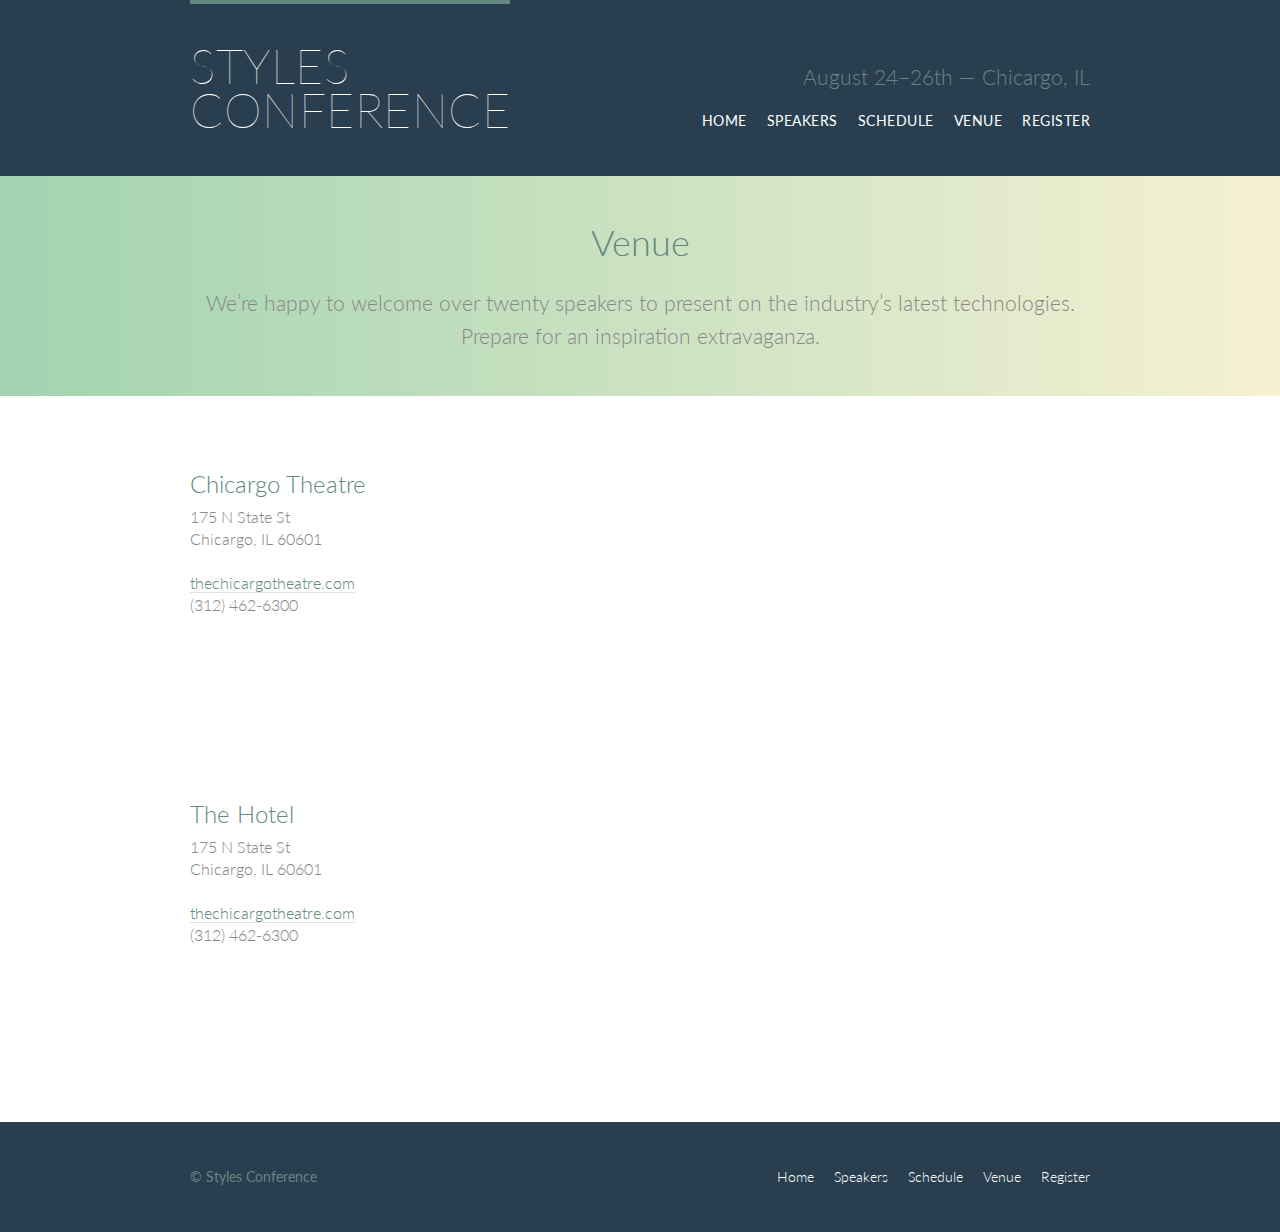
<file: front_end_prep/learn_to_code_HTML_&_Css_course/venue.html>
<!DOCTYPE html>
<html lang="en">
  <head>
    <meta charset="utf-8"/>
    <title> Styles Conference</title>
    <link rel="stylesheet" type="text/css" href="assets/stylesheets/main.css"/>
    <link rel="stylesheet" href="http://fonts.googleapis.com/css?family=Lato:100,300,400">
  </head>

  <body>
    <!-- Header -->
    <header class="primary-header container group">
      
      <h1 class="logo">
        <a href="index.html"> Styles<br>Conference</a>
      </h1>

      <h3 class="tagline"> August 24&ndash;26th &mdash; Chicargo, IL</h3>

      <nav class="nav primary-nav">
        <ul>
          <li><a href="index.html">Home</a></li><!--
          --><li><a href="speakers.html">Speakers</a></li><!--
          --><li><a href="schedule.html">Schedule</a></li><!--
          --><li><a href="venue.html">Venue</a></li><!--
          --><li><a href="register.html">Register</a></li>
        </ul>
      </nav>

    </header>
<!-- lead -->
    <section class="row-alt">
      <div class=" lead container">

        <h1>Venue</h1>

        <p>We&#8217;re happy to welcome over twenty speakers to present on the industry&#8217;s latest technologies. Prepare for an inspiration extravaganza.</p>
        
      </div>
    </section>

    <!--  -->
    <section class="row">
      <div class="grid">

        <section class="venue-theatre">
          <div class="col-1-3">
            <h2>Chicargo Theatre</h2>
             <p>175 N State St <br> Chicargo, IL 60601</p>
             <p><a href="http://www.thechicagotheatre.com/">thechicargotheatre.com</a><br> (312) 462-6300</p>
          </div><!--
        --><iframe class="venue-map col-2-3" src="https://www.google.com/maps/embed?pb=!1m18!1m12!1m3!1d5940.683458485739!2d-87.63404474926087!3d41.88550728954519!2m3!1f0!2f0!3f0!3m2!1i1024!2i768!4f13.1!3m3!1m2!1s0x0000000000000000%3A0x4700ddf60fcbfad6!2sThe+Chicago+Theatre!5e0!3m2!1sen!2suk!4v1454584058723" width="600" height="450" frameborder="0" style="border:0" allowfullscreen></iframe>
        </section>

        <section class="venue-hotel">
           <div class="col-1-3">
              <h2>The Hotel</h2>
             <p>175 N State St <br> Chicargo, IL 60601</p>
             <p><a href="http://www.thechicagotheatre.com/">thechicargotheatre.com</a><br> (312) 462-6300</p>
           </div><!--
        --><iframe class="venue-map col-2-3" <iframe src="https://www.google.com/maps/embed?pb=!1m18!1m12!1m3!1d5940.683458485739!2d-87.63404474926087!3d41.88550728954519!2m3!1f0!2f0!3f0!3m2!1i1024!2i768!4f13.1!3m3!1m2!1s0x0000000000000000%3A0x4700ddf60fcbfad6!2sThe+Chicago+Theatre!5e0!3m2!1sen!2suk!4v1454584058723" width="600" height="450" frameborder="0" style="border:0" allowfullscreen></iframe>
        </section>

      </div>
    </section>

   <!-- Footer -->

    <footer class="primary-footer container group">

      <small>&copy; Styles Conference</small>
      
      <nav class="nav">
        <ul>
          <li><a href="index.html">Home</a></li><!--
          --><li><a href="speakers.html">Speakers</a></li><!--
          --><li><a href="schedule.html">Schedule</a></li><!--
          --><li><a href="venue.html">Venue</a></li><!--
          --><li><a href="register.html">Register</a></li>
        </ul>
      </nav>

    </footer>

  </body>
</html>
</file>
<file: front_end_prep/learn_to_code_HTML_&_Css_course/assets/stylesheets/main.css>
/* http://meyerweb.com/eric/tools/css/reset/
   v2.0 | 20110126
   License: none (public domain)
*/

html, body, div, span, applet, object, iframe,
h1, h2, h3, h4, h5, h6, p, blockquote, pre,
a, abbr, acronym, address, big, cite, code,
del, dfn, em, img, ins, kbd, q, s, samp,
small, strike, strong, sub, sup, tt, var,
b, u, i, center,
dl, dt, dd, ol, ul, li,
fieldset, form, label, legend,
table, caption, tbody, tfoot, thead, tr, th, td,
article, aside, canvas, details, embed,
figure, figcaption, footer, header, hgroup,
menu, nav, output, ruby, section, summary,
time, mark, audio, video {
  margin: 0;
  padding: 0;
  border: 0;
  font-size: 100%;
  font: inherit;
  vertical-align: baseline;
}
/* HTML5 display-role reset for older browsers */
article, aside, details, figcaption, figure,
footer, header, hgroup, menu, nav, section {
  display: block;
}
body {
  line-height: 1;
}
ol, ul {
  list-style: none;
}
blockquote, q {
  quotes: none;
}
blockquote:before, blockquote:after,
q:before, q:after {
  content: '';
  content: none;
}
table {
  border-collapse: collapse;
  border-spacing: 0;
}


/*
  ========================================
  Custom Styles
  ========================================
*/

body {
  color: #888;
  font: 300 16px/22px "Lato", "Open sans", "Helvetica Neue", Helvetica, sans-serif;
  background: #293f50;
}



/*
  ========================================
  Grid
  ========================================
*/

*,
*:before,
*:after {
  -webkit-box-sizing: border-box;
     -moz-box-sizing: border-box;
          box-sizing: border-box;
}

.container {
  padding-left: 30px;
  padding-right: 30px;
}

.container,
.grid {
  margin: 0 auto;
  width: 960px;
}

.col-1-3 {
  width: 33.33%;
}

.col-2-3 {
  width: 66.6%;
}

.col-1-3,
.col-2-3 {
  display: inline-block;
  vertical-align: top;
}

.grid,
.col-1-3,
.col-2-3 {
  padding-left: 15px;
  padding-right: 15px;
}

/*
  ========================================
 Clearfix
  ========================================
*/

.group:before,
.group:after {
  content: "";
  display: table;
}

.group:after {
  clear: both;
}

.group {
  clear: both;
  *zoom: 1;
}

/*
  ========================================
  Rows
  ========================================
*/

.row {
  background: #fff;
  padding: 66px 0 44px 0;
}

.row,
.row-alt {
  min-width: 960px;
}

/* the use of brwoser specifc background selectors for gradients is generally advised for whatever background/gradient*/
.row-alt {
  background: #cbe2c1;
  background: -webkit-linear-gradient(to right, #a1d3b0, #f6f1d3);
  background: -moz-linear-gradient(to right, #a1d3b0, #f6f1d3);
  background: linear-gradient(to right, #a1d3b0, #f6f1d3);
  padding: 44px 0 22px 0;
}

/*
  ========================================
  Typography
  ========================================
*/

h1, h2, h3, h4 {
  color: #648880;
}

h1, h3, h4, h5, p {
  margin-bottom: 22px;
}

h1 {
  font-size: 36px;
  line-height: 44px;
}

h2 {
  font-size: 24px;
  line-height: 44px;
}

h3 {
  font-size: 21px;
}

h4 {
  font-size: 18px;
}

h5 {
  color: #a9b2b9;
  font-size: 14px;
  font-weight: 400;
  text-transform: uppercase;
}

strong {
  font-weight: 400;
}

cite, 
em {
  font-style: italic;
}
/*
  ========================================
  Leads
  ========================================
*/
 .lead {
  text-align: center;
 }

 .lead p {
  font-size: 21px;
  line-height: 33px;
 }
/*
  ========================================
  Links
  ========================================
*/

a {
  color: #648880;
  text-decoration: none;
}

a:hover {
  color: #a9b2b9;
}


p a {
  border-bottom: 1px solid #dfe2e5;
}

.primary-header a,
.primary-footer a {
  color: #fff;
}

.primary-header a:hover,
.primary-footer a:hover {
  color: #648880;
}
/*
  ========================================
  Buttons
  ========================================
*/

.btn {
  border-radius: 5px;
  display: inline-block;
  margin: 0;
  color: #fff;
  cursor: pointer;
  font-weight: 400;
  letter-spacing: .5px;
  text-transform: uppercase;
}
.btn-alt {
  border: 1px solid #dfe2e5;
  padding: 10px 30px;
}

.btn-alt:hover {
  background: #fff;
  color: #648880;
}

.btn-default {
  border: 0;
  background: #648880;
  padding: 11px 30px;
  font-size: 14px;
}

.btn-default:hover {
  background: #77a198;
}
/*
  ========================================
  Primary Header
  ========================================
*/

.logo {
  border-top: 4px solid #648880;
  padding: 40px 0 22px 0;
  float: left;
  font-size: 48px;
  line-height: 44px;
  font-weight: 100;
  letter-spacing: .5px;
  line-height: 44px;
  text-transform: uppercase;
}

.tagline {
  margin: 66px 0 22px 0;
  text-align: right;
}

.primary-nav {
  font-size:  14px;
  font-weight: 400;
  letter-spacing: .5px;
  text-transform: uppercase;
}

/*
  ========================================
  Primary Footer
  ========================================
*/

.primary-footer small {
  float: left;
  font-weight: 400;
}

.primary-footer {
  padding-bottom: 44px;
  padding-top: 44px;
  color: #648880;
  font-size: 14px;
}

/*
  ========================================
  Navigation
  ========================================
*/

.nav {
  text-align: right;
}

.nav li {
  display: inline-block;
  margin: 0 10px;
  vertical-align: top; 
}

.nav li:last-child {
  margin-right: 0;
  }


/*
  ========================================
  Home
  ========================================
*/

.hero {
  padding: 22px 80px 66px 80px;
  line-height: 44px;
  text-align: center;
  color: #fff;
}

.hero h2 {
  font-size: 36px;
}

.hero p {
  font-size: 24px;
  font-weight: 100;
}

.teaser a:hover h3 {
  color: #a9b2b9;
}

.teaser img {
  border-radius: 5px;
  display: block;
  margin-bottom: 22px;
  max-width: 100%;
}



/*
  ========================================
  Speakers page
  ========================================
*/ 

.speaker-info {
  border: 1px solid #dfe2e5;
  border-radius: 5px;
  margin-top: 88px;
  padding-bottom: 22px;
  text-align: center;
}

.speaker {
  margin-bottom: 44px;
}

.speaker-info img {
  border-radius: 50%;
  height: 130px;
  margin: -66px 0 22px 0;
  vertical-align: top;
}
/*
  ========================================
  Schedule page
  ========================================
*/
table {
  margin-bottom: 44px;
  width: 100%;
}

table:last-child {
  margin-bottom: 0;
}

th,
td {
  padding-bottom: 22px;
  vertical-align: top;
}

th {
  padding-right: 45px;
  text-align: right;
  width: 20%;
}

td {
  width: 40%;
}

thead {
  line-height: 44px;
}

thead th {
  color: #648880;
  font-size: 24px;
}

tbody th {
  color: #a9b2b9;
  font-size: 14px;
  font-weight: 400;
  padding-top: 22px;
  text-transform: uppercase;
}

tbody td {
  border-top: 1px solid #dfe2e5;
  padding-top: 21px;
}

tbody td:first-of-type {
  padding-right: 15px;
}

tbody td:last-of-type {
  padding-left: 15px;
}
tbody td:only-of-type {
  padding-left: 0;
  padding-right: 0;
}

table a {
  color: #888;
}

table h4 {
  margin-bottom: 0;
}

.schedule-offset {
  color: #a9b2b9;
}
/*
  ========================================
  Registration page
  ========================================
*/

.why-attend {
  list-style: square;
  margin: 0 0 22px 30px;
}

form {
  margin-bottom: 22px;
}

/*Font here is a repeat of what is in the body. Repeated becasue browsers have defaults for forms that might override body so specify them here to make sure they are what you want*/
input,
select,
textarea {
  font: 300 16px/22px "Lato", "Open Sans", "Helvetica Neue", Helvetica, Arial, sans-serif;
}

.register-group label {
  color: #648880;
  cursor: pointer;
  font-weight: 400;
}

.register-group input,
.register-group select,
.register-group textarea {
  border: 1px solid #c6c9cc;
  border-radius: 5px;
  color: #888;
  display: block;
  margin: 5px 0 27px 0;
  padding: 5px 8px;
}

.register-group input,
.register-group textarea {
  width: 100%;
}

.register-group select {
  height: 34px;
  width: 60px;
}

.register-group textarea {
  height: 78px;
}



/*
  ========================================
  Venue page
  ========================================
*/

.venue-theatre {
  margin-bottom: 66px;
}

.venue-hotel {
  margin-bottom: 22px;
}

.venue-map {
  height: 264px;
}
</file>
